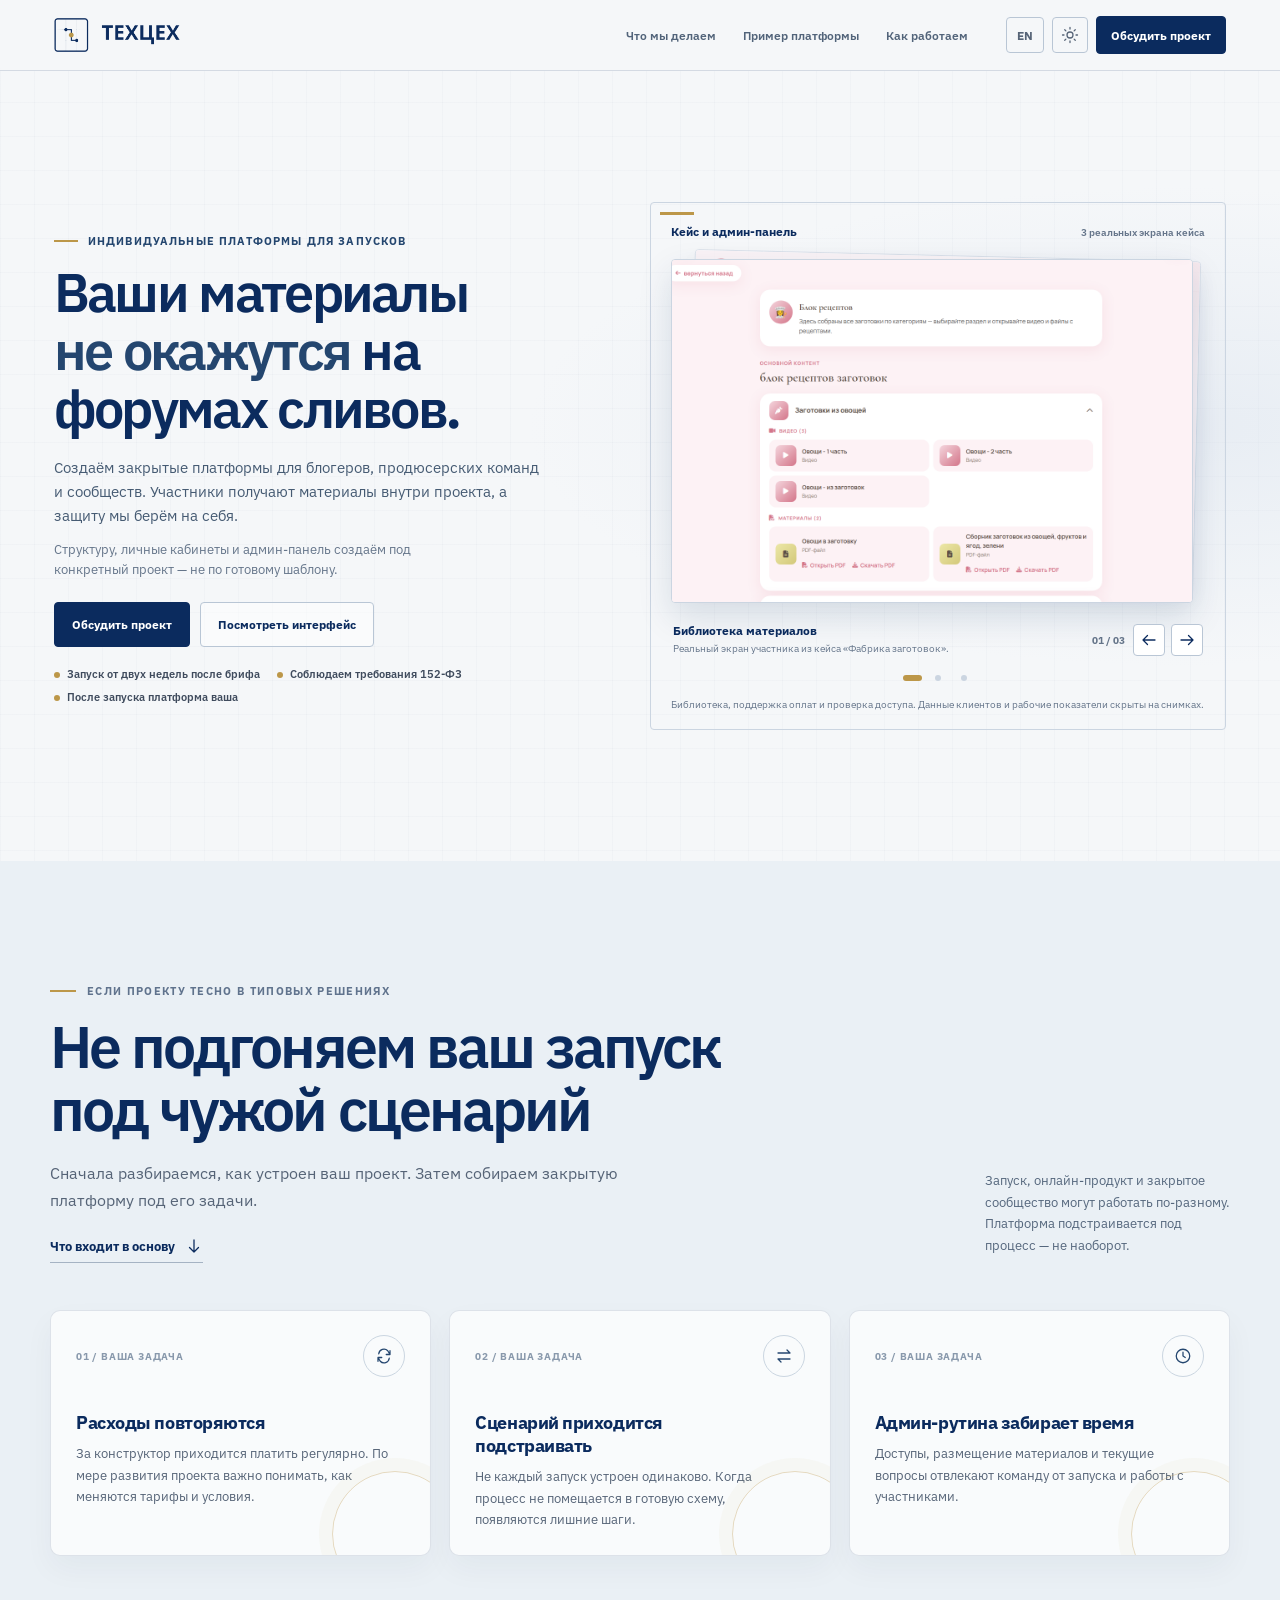
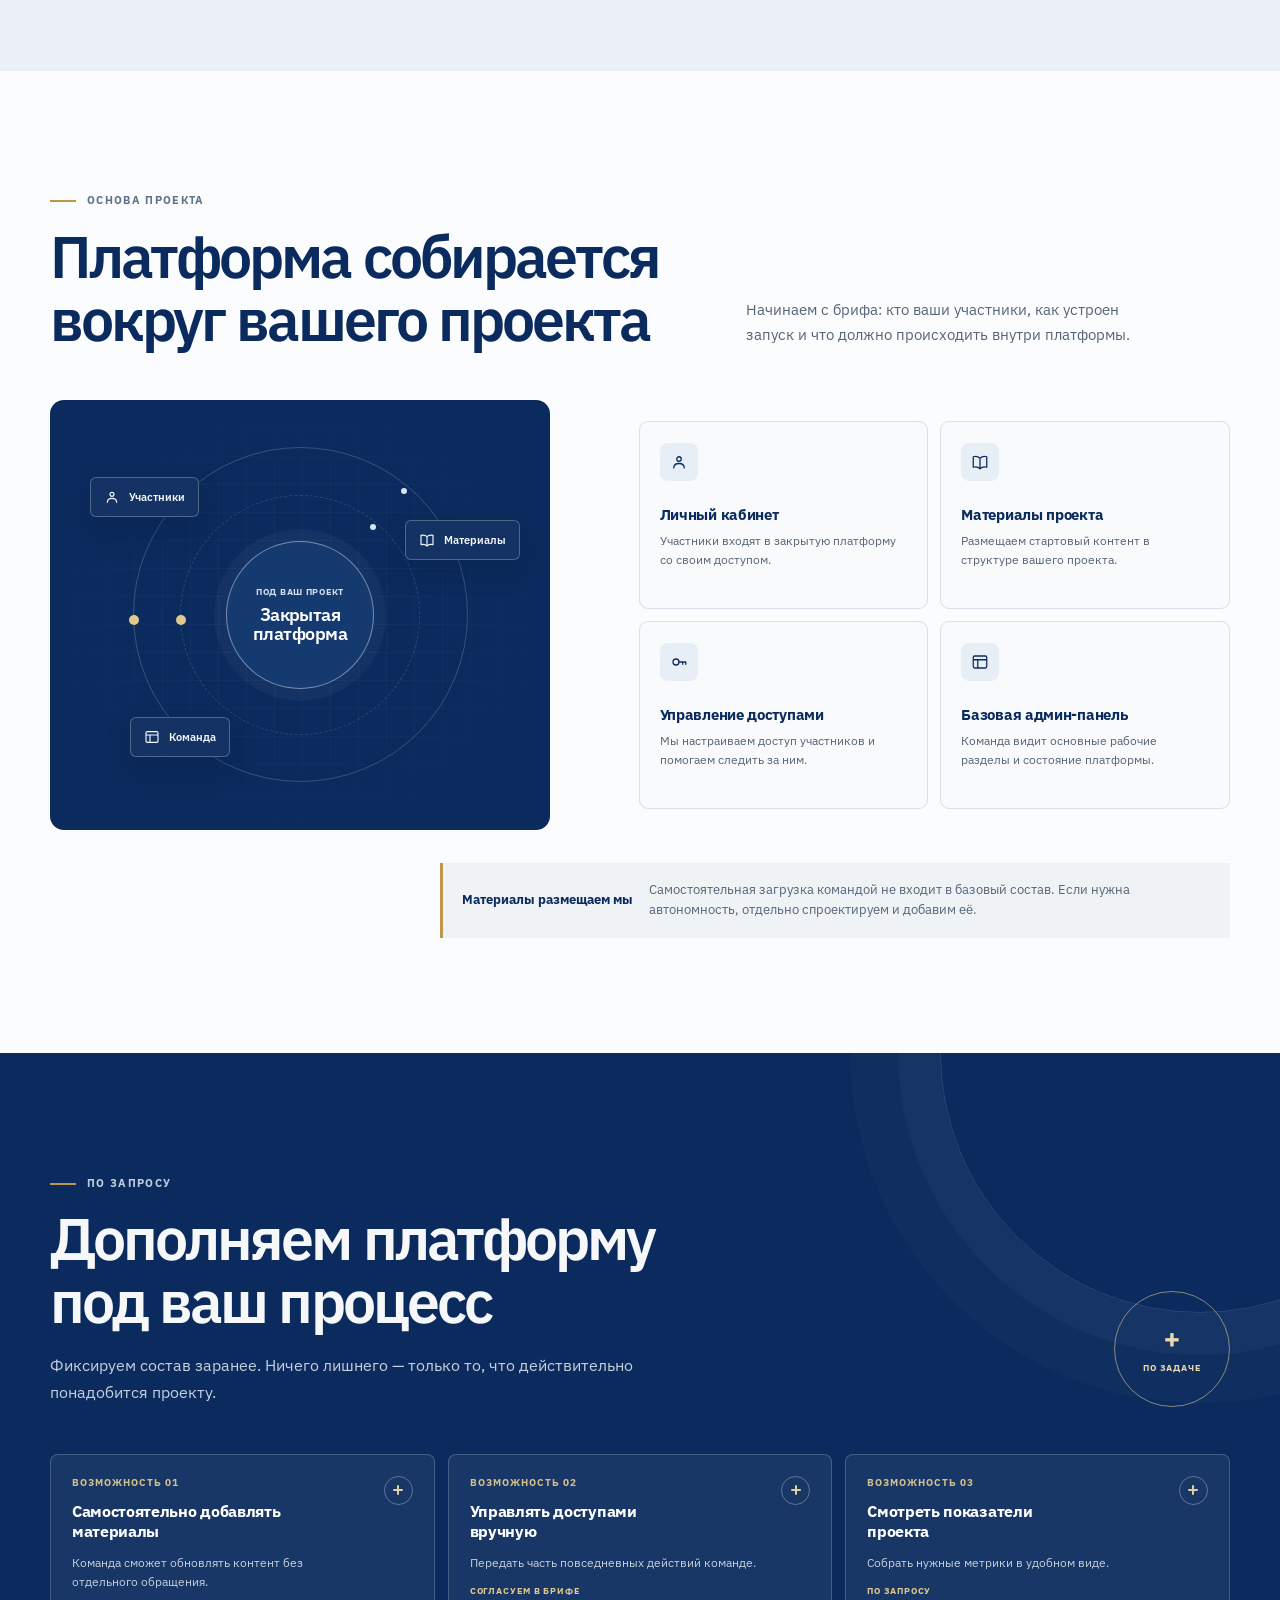
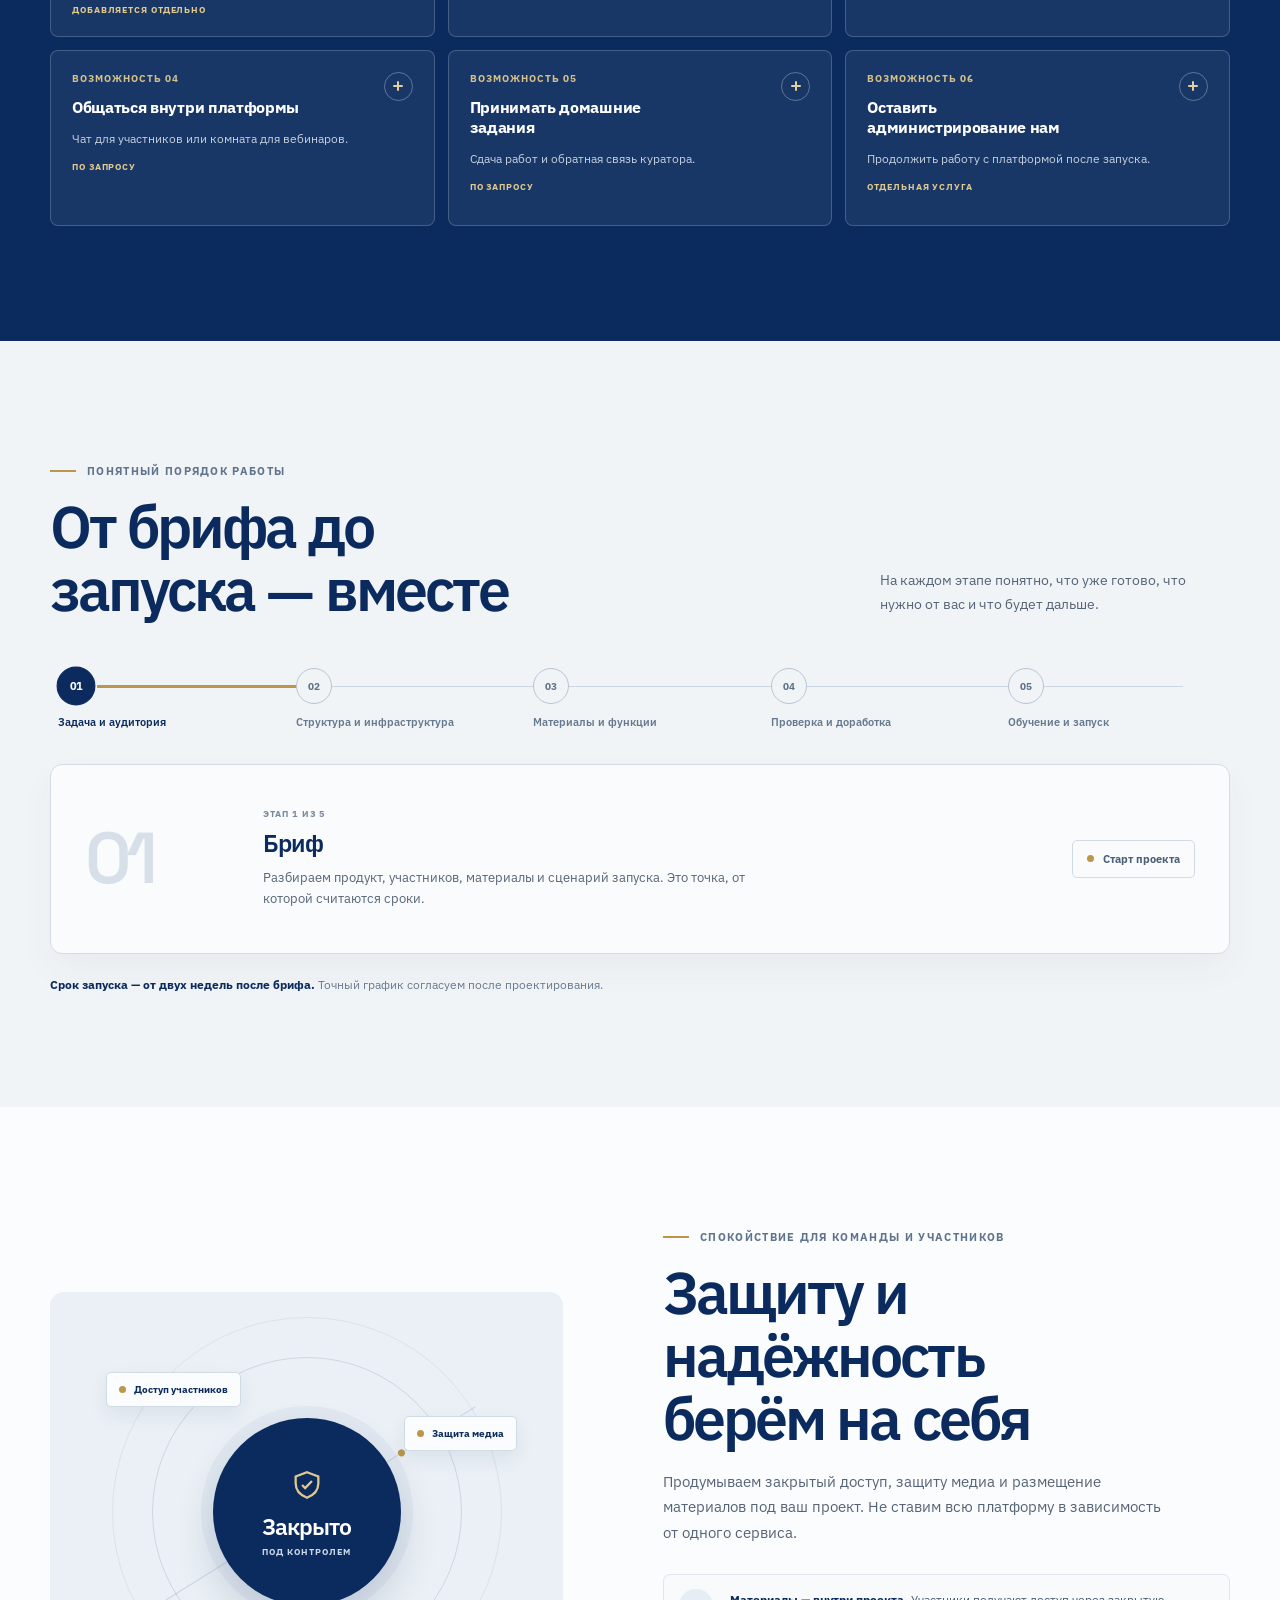
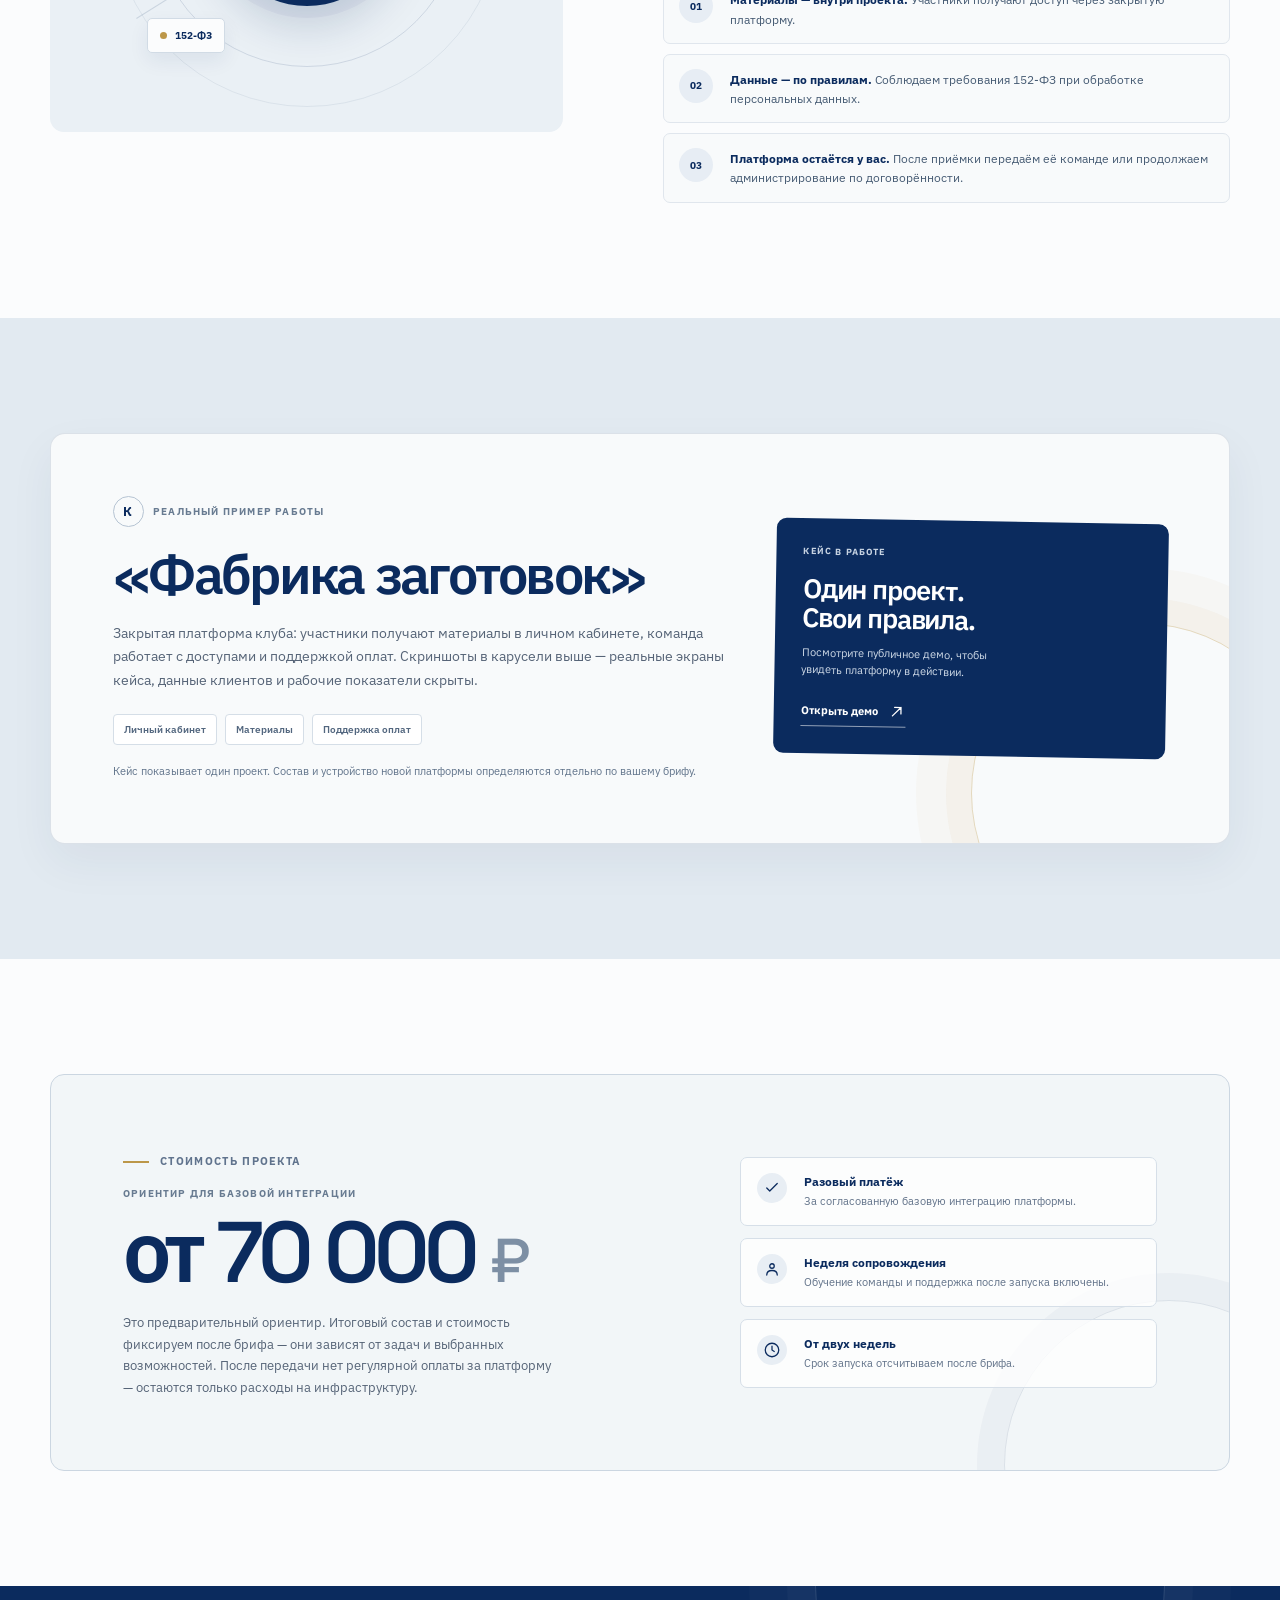
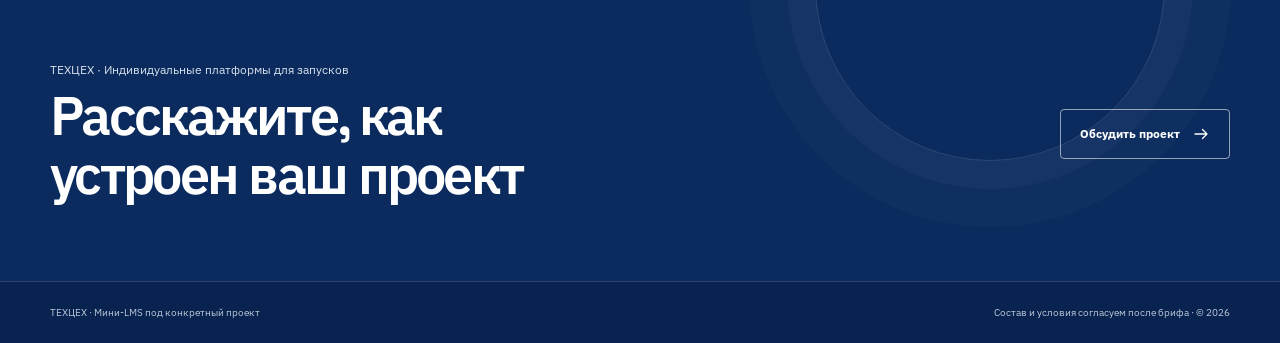
<file: index.html>
<!DOCTYPE html>
<html lang="ru" data-theme="light">
<head>
  <meta charset="UTF-8">
  <meta name="viewport" content="width=device-width, initial-scale=1.0">
  <meta name="theme-color" content="#f5f7f9">
  <title>Закрытая платформа для запусков и сообществ — ТЕХЦЕХ</title>
  <meta name="description" content="Создаём индивидуальные закрытые платформы для блогеров, продюсерских команд и сообществ: личный кабинет, материалы, админ-панель, защита медиа и соблюдение требований 152-ФЗ.">
  <meta property="og:type" content="website">
  <meta property="og:title" content="Закрытая платформа для запусков и сообществ — ТЕХЦЕХ">
  <meta property="og:description" content="Индивидуальная платформа для вашего проекта. Материалы не окажутся на форумах сливов.">
  <link rel="icon" type="image/png" sizes="128x128" href="images/favicon.png?v=texcex-2">
  <link rel="icon" type="image/svg+xml" sizes="any" href="images/favicon.svg?v=texcex-2">
  <link rel="apple-touch-icon" href="images/favicon.png?v=texcex-2">
  <link rel="preconnect" href="https://fonts.googleapis.com">
  <link rel="preconnect" href="https://fonts.gstatic.com" crossorigin>
  <link rel="stylesheet" href="css/texcex-refresh.css?v=responsive-frame-4">
</head>
<body>
  <div class="lms-full-page">
    <div class="lms-scroll-progress" aria-hidden="true"></div>
    <header class="current-header">
      <div class="current-container current-header__inner">
        <a class="current-logo" href="#hero" aria-label="ТЕХЦЕХ — на главную">
          <img src="images/texcex-logo-header.png" alt="ТЕХЦЕХ">
        </a>
        <nav class="current-nav" aria-label="Основная навигация">
          <a href="#approach">Что мы делаем</a>
          <a href="#platform-preview">Пример платформы</a>
          <a href="#process">Как работаем</a>
        </nav>
        <div class="current-controls">
          <a class="current-lang" href="index.en.html" lang="en" aria-label="English version">EN</a>
          <button class="current-theme" id="themeToggle" type="button" aria-label="Включить тёмную тему" title="Тема оформления">
            <span class="current-theme__sun" aria-hidden="true">☼</span>
            <span class="current-theme__moon" aria-hidden="true">☾</span>
          </button>
          <a class="current-header-cta" href="#contact">Обсудить проект</a>
        </div>
      </div>
    </header>

    <main>
      <section class="current-hero" id="hero" aria-labelledby="hero-title">
        <div class="current-container current-hero__inner">
          <div class="current-copy" id="approach">
            <span class="current-eyebrow">Индивидуальные платформы для запусков</span>
            <h1 class="current-title" id="hero-title">Ваши материалы <span class="current-title__accent">не окажутся</span> на форумах сливов.</h1>
            <p class="current-subtitle">Создаём закрытые платформы для блогеров, продюсерских команд и сообществ. Участники получают материалы внутри проекта, а защиту мы берём на себя.</p>
            <p class="current-detail">Структуру, личные кабинеты и админ-панель создаём под конкретный проект — не по готовому шаблону.</p>
            <div class="current-actions">
              <a class="current-button current-button--cta" href="#contact">Обсудить проект</a>
              <a class="current-button current-button--secondary" href="#platform-preview">Посмотреть интерфейс</a>
            </div>
            <ul class="current-points" aria-label="Важные условия">
              <li>Запуск от двух недель после брифа</li>
              <li>Соблюдаем требования 152-ФЗ</li>
              <li>После запуска платформа ваша</li>
            </ul>
          </div>

          <figure class="current-visual" id="platform-preview">
            <div class="current-visual-heading">
              <span>Кейс и админ-панель</span>
              <span class="current-project-count">3 реальных экрана кейса</span>
            </div>
            <div class="ac-carousel" id="caseCarousel" role="region" aria-roledescription="карусель" aria-label="Реальные экраны платформы из кейса Фабрика заготовок" tabindex="0">
              <div class="ac-deck">
                <div class="ac-stack">
                  <div class="ac-card ac-peek" aria-hidden="true"><img id="carouselPeek" src="images/admin-payments-redacted.png" alt=""></div>
                  <div class="ac-card ac-active" id="carouselActive" role="group" aria-roledescription="слайд" aria-label="1 из 3: Библиотека материалов">
                    <img id="carouselImage" src="images/fabrika-library.png" alt="Библиотека материалов с видео и файлами для участников клуба">
                  </div>
                </div>
              </div>
              <div class="ac-caption">
                <div class="ac-caption-copy" aria-live="polite" aria-atomic="true">
                  <strong id="carouselTitle">Библиотека материалов</strong>
                  <p id="carouselDescription">Реальный экран участника из кейса «Фабрика заготовок».</p>
                </div>
                <div class="ac-controls">
                  <span class="ac-count" id="carouselCount">01 / 03</span>
                  <button class="ac-arrow" type="button" data-carousel-prev aria-label="Предыдущий экран">←</button>
                  <button class="ac-arrow" type="button" data-carousel-next aria-label="Следующий экран">→</button>
                </div>
              </div>
              <div class="ac-dots" role="group" aria-label="Выбрать экран">
                <button class="ac-dot" type="button" data-carousel-go="0" aria-label="Показать экран: Библиотека материалов" aria-pressed="true"></button>
                <button class="ac-dot" type="button" data-carousel-go="1" aria-label="Показать экран: Поддержка оплат" aria-pressed="false"></button>
                <button class="ac-dot" type="button" data-carousel-go="2" aria-label="Показать экран: Проверка доступа" aria-pressed="false"></button>
              </div>
            </div>
            <figcaption class="current-case-note">Библиотека, поддержка оплат и проверка доступа. Данные клиентов и рабочие показатели скрыты на снимках.</figcaption>
          </figure>
        </div>
      </section>

      <section class="lms-section lms-problems" aria-labelledby="problems-title">
        <div class="lms-container">
          <div class="lms-problem-intro">
            <div class="lms-section-head" data-reveal>
              <p class="lms-kicker">Если проекту тесно в типовых решениях</p>
              <h2 class="lms-heading" id="problems-title">Не подгоняем ваш запуск под чужой сценарий</h2>
              <p class="lms-lead">Сначала разбираемся, как устроен ваш проект. Затем собираем закрытую платформу под его задачи.</p>
              <a class="lms-ink-link" href="#core">Что входит в основу <span aria-hidden="true">↓</span></a>
            </div>
            <p class="lms-problem-aside" data-reveal>Запуск, онлайн-продукт и закрытое сообщество могут работать по-разному. Платформа подстраивается под процесс — не наоборот.</p>
          </div>
          <div class="lms-problem-grid">
            <article class="lms-problem-card" data-reveal>
              <div class="lms-problem-top"><span class="lms-problem-number">01 / ВАША ЗАДАЧА</span><span class="lms-problem-icon" aria-hidden="true">↻</span></div>
              <h3>Расходы повторяются</h3>
              <p>За конструктор приходится платить регулярно. По мере развития проекта важно понимать, как меняются тарифы и условия.</p>
            </article>
            <article class="lms-problem-card" data-reveal>
              <div class="lms-problem-top"><span class="lms-problem-number">02 / ВАША ЗАДАЧА</span><span class="lms-problem-icon" aria-hidden="true">↔</span></div>
              <h3>Сценарий приходится подстраивать</h3>
              <p>Не каждый запуск устроен одинаково. Когда процесс не помещается в готовую схему, появляются лишние шаги.</p>
            </article>
            <article class="lms-problem-card" data-reveal>
              <div class="lms-problem-top"><span class="lms-problem-number">03 / ВАША ЗАДАЧА</span><span class="lms-problem-icon" aria-hidden="true">•••</span></div>
              <h3>Админ-рутина забирает время</h3>
              <p>Доступы, размещение материалов и текущие вопросы отвлекают команду от запуска и работы с участниками.</p>
            </article>
          </div>
        </div>
      </section>

      <section class="lms-section lms-tailored" id="core" aria-labelledby="core-title">
        <div class="lms-container">
          <div class="lms-tailored-head" data-reveal>
            <div><p class="lms-kicker">Основа проекта</p><h2 class="lms-heading" id="core-title">Платформа собирается вокруг вашего проекта</h2></div>
            <p class="lms-lead">Начинаем с брифа: кто ваши участники, как устроен запуск и что должно происходить внутри платформы.</p>
          </div>
          <div class="lms-core-showcase">
            <div class="lms-orbit" data-reveal role="img" aria-label="Схема платформы: проект, участники, материалы и команда">
              <div class="lms-orbit-ring"></div><div class="lms-orbit-ring lms-orbit-ring--inner"></div>
              <div class="lms-orbit-center"><span>Под ваш проект</span><strong>Закрытая платформа</strong></div>
              <div class="lms-orbit-chip lms-orbit-chip--one"><span aria-hidden="true">○</span> Участники</div>
              <div class="lms-orbit-chip lms-orbit-chip--two"><span aria-hidden="true">▤</span> Материалы</div>
              <div class="lms-orbit-chip lms-orbit-chip--three"><span aria-hidden="true">▣</span> Команда</div>
            </div>
            <div class="lms-core-list">
              <article class="lms-core-card" data-reveal><span class="lms-core-card-icon" aria-hidden="true">○</span><h3>Личный кабинет</h3><p>Участники входят в закрытую платформу со своим доступом.</p></article>
              <article class="lms-core-card" data-reveal><span class="lms-core-card-icon" aria-hidden="true">▤</span><h3>Материалы проекта</h3><p>Размещаем стартовый контент в структуре вашего проекта.</p></article>
              <article class="lms-core-card" data-reveal><span class="lms-core-card-icon" aria-hidden="true">⌑</span><h3>Управление доступами</h3><p>Мы настраиваем доступ участников и помогаем следить за ним.</p></article>
              <article class="lms-core-card" data-reveal><span class="lms-core-card-icon" aria-hidden="true">▣</span><h3>Базовая админ-панель</h3><p>Команда видит основные рабочие разделы и состояние платформы.</p></article>
            </div>
          </div>
          <aside class="lms-base-note" data-reveal><strong>Материалы размещаем мы</strong><span>Самостоятельная загрузка командой не входит в базовый состав. Если нужна автономность, отдельно спроектируем и добавим её.</span></aside>
        </div>
      </section>

      <section class="lms-section lms-options" id="addons" aria-labelledby="addons-title">
        <div class="lms-container">
          <div class="lms-options-head">
            <div class="lms-section-head" data-reveal><p class="lms-kicker">По запросу</p><h2 class="lms-heading" id="addons-title">Дополняем платформу под ваш процесс</h2><p class="lms-lead">Фиксируем состав заранее. Ничего лишнего — только то, что действительно понадобится проекту.</p></div>
            <div class="lms-addon-count" data-reveal aria-label="Возможности согласуются отдельно"><strong>+</strong><span>по задаче</span></div>
          </div>
          <div class="lms-addon-grid">
            <article class="lms-addon" data-reveal><button class="lms-addon-button" type="button" aria-expanded="false" aria-controls="addon-materials"><span class="lms-addon-number">ВОЗМОЖНОСТЬ 01</span><span class="lms-addon-arrow" aria-hidden="true">↗</span><span class="lms-addon-title">Самостоятельно добавлять материалы</span><span class="lms-addon-summary">Команда сможет обновлять контент без отдельного обращения.</span><span class="lms-addon-state">Добавляется отдельно</span></button><div class="lms-addon-extra" id="addon-materials" hidden><p>Если материалы часто дополняются, отдельно спроектируем понятную навигацию в админ-панели и добавим самостоятельную загрузку.</p></div></article>
            <article class="lms-addon" data-reveal><button class="lms-addon-button" type="button" aria-expanded="false" aria-controls="addon-access"><span class="lms-addon-number">ВОЗМОЖНОСТЬ 02</span><span class="lms-addon-arrow" aria-hidden="true">↗</span><span class="lms-addon-title">Управлять доступами вручную</span><span class="lms-addon-summary">Передать часть повседневных действий команде.</span><span class="lms-addon-state">Согласуем в брифе</span></button><div class="lms-addon-extra" id="addon-access" hidden><p>Определим, кто в команде и какие действия сможет выполнять — например, выдавать или менять доступ участника.</p></div></article>
            <article class="lms-addon" data-reveal><button class="lms-addon-button" type="button" aria-expanded="false" aria-controls="addon-analytics"><span class="lms-addon-number">ВОЗМОЖНОСТЬ 03</span><span class="lms-addon-arrow" aria-hidden="true">↗</span><span class="lms-addon-title">Смотреть показатели проекта</span><span class="lms-addon-summary">Собрать нужные метрики в удобном виде.</span><span class="lms-addon-state">По запросу</span></button><div class="lms-addon-extra" id="addon-analytics" hidden><p>Состав показателей и вид дашборда подбираются под задачи конкретного запуска или сообщества.</p></div></article>
            <article class="lms-addon" data-reveal><button class="lms-addon-button" type="button" aria-expanded="false" aria-controls="addon-chat"><span class="lms-addon-number">ВОЗМОЖНОСТЬ 04</span><span class="lms-addon-arrow" aria-hidden="true">↗</span><span class="lms-addon-title">Общаться внутри платформы</span><span class="lms-addon-summary">Чат для участников или комната для вебинаров.</span><span class="lms-addon-state">По запросу</span></button><div class="lms-addon-extra" id="addon-chat" hidden><p>Выберем формат общения, который впишется в путь участников и работу вашей команды.</p></div></article>
            <article class="lms-addon" data-reveal><button class="lms-addon-button" type="button" aria-expanded="false" aria-controls="addon-homework"><span class="lms-addon-number">ВОЗМОЖНОСТЬ 05</span><span class="lms-addon-arrow" aria-hidden="true">↗</span><span class="lms-addon-title">Принимать домашние задания</span><span class="lms-addon-summary">Сдача работ и обратная связь куратора.</span><span class="lms-addon-state">По запросу</span></button><div class="lms-addon-extra" id="addon-homework" hidden><p>Согласуем, как участник отправляет работу, а куратор проверяет её и оставляет обратную связь.</p></div></article>
            <article class="lms-addon" data-reveal><button class="lms-addon-button" type="button" aria-expanded="false" aria-controls="addon-support"><span class="lms-addon-number">ВОЗМОЖНОСТЬ 06</span><span class="lms-addon-arrow" aria-hidden="true">↗</span><span class="lms-addon-title">Оставить администрирование нам</span><span class="lms-addon-summary">Продолжить работу с платформой после запуска.</span><span class="lms-addon-state">Отдельная услуга</span></button><div class="lms-addon-extra" id="addon-support" hidden><p>После передачи можем по договорённости размещать новые материалы и помогать команде с текущими задачами.</p></div></article>
          </div>
        </div>
      </section>

      <section class="lms-section lms-process" id="process" aria-labelledby="process-title">
        <div class="lms-container">
          <div class="lms-process-head"><div class="lms-section-head" data-reveal><p class="lms-kicker">Понятный порядок работы</p><h2 class="lms-heading" id="process-title">От брифа до запуска — вместе</h2></div><p class="lms-lead" data-reveal>На каждом этапе понятно, что уже готово, что нужно от вас и что будет дальше.</p></div>
          <div class="lms-process-tabs" role="group" aria-label="Этапы создания платформы" data-reveal>
            <span class="lms-process-fill" aria-hidden="true" style="transform:scaleX(.2)"></span>
            <button class="lms-process-tab" type="button" data-step="0" aria-pressed="true"><span class="lms-process-tab-dot">01</span><span class="lms-process-tab-label">Задача и аудитория</span></button>
            <button class="lms-process-tab" type="button" data-step="1" aria-pressed="false"><span class="lms-process-tab-dot">02</span><span class="lms-process-tab-label">Структура и инфраструктура</span></button>
            <button class="lms-process-tab" type="button" data-step="2" aria-pressed="false"><span class="lms-process-tab-dot">03</span><span class="lms-process-tab-label">Материалы и функции</span></button>
            <button class="lms-process-tab" type="button" data-step="3" aria-pressed="false"><span class="lms-process-tab-dot">04</span><span class="lms-process-tab-label">Проверка и доработка</span></button>
            <button class="lms-process-tab" type="button" data-step="4" aria-pressed="false"><span class="lms-process-tab-dot">05</span><span class="lms-process-tab-label">Обучение и запуск</span></button>
          </div>
          <div class="lms-process-panel is-visible" aria-live="polite" data-reveal>
            <span class="lms-process-panel-number" id="processNumber">01</span>
            <div class="lms-process-panel-copy"><span id="processIndex">Этап 1 из 5</span><h3 id="processTitle">Бриф</h3><p id="processBody">Разбираем продукт, участников, материалы и сценарий запуска. Это точка, от которой считаются сроки.</p></div>
            <span class="lms-process-chip" id="processChip">Старт проекта</span>
          </div>
          <p class="lms-timing" data-reveal><strong>Срок запуска — от двух недель после брифа.</strong> Точный график согласуем после проектирования.</p>
        </div>
      </section>

      <section class="lms-section lms-safety" aria-labelledby="safety-title">
        <div class="lms-container lms-safety-layout">
          <div class="lms-safety-art" data-reveal role="img" aria-label="Защита доступа, медиа и персональных данных">
            <div class="lms-safety-orbit"></div>
            <div class="lms-safety-seal"><svg viewBox="0 0 24 24" aria-hidden="true"><path d="M12 3 20 6v5c0 5-3.5 8.3-8 10-4.5-1.7-8-5-8-10V6z"></path><path d="m8.5 12 2.2 2.2 4.8-5"></path></svg><strong>Закрыто</strong><span>Под контролем</span></div>
            <span class="lms-safety-tag lms-safety-tag--one">Доступ участников</span><span class="lms-safety-tag lms-safety-tag--two">Защита медиа</span><span class="lms-safety-tag lms-safety-tag--three">152-ФЗ</span>
          </div>
          <div class="lms-safety-copy" data-reveal>
            <p class="lms-kicker">Спокойствие для команды и участников</p>
            <h2 class="lms-heading" id="safety-title">Защиту и надёжность берём на себя</h2>
            <p class="lms-lead">Продумываем закрытый доступ, защиту медиа и размещение материалов под ваш проект. Не ставим всю платформу в зависимость от одного сервиса.</p>
            <div class="lms-safety-points">
              <div class="lms-safety-point"><span class="lms-safety-point-number">01</span><p><strong>Материалы — внутри проекта.</strong> Участники получают доступ через закрытую платформу.</p></div>
              <div class="lms-safety-point"><span class="lms-safety-point-number">02</span><p><strong>Данные — по правилам.</strong> Соблюдаем требования 152-ФЗ при обработке персональных данных.</p></div>
              <div class="lms-safety-point"><span class="lms-safety-point-number">03</span><p><strong>Платформа остаётся у вас.</strong> После приёмки передаём её команде или продолжаем администрирование по договорённости.</p></div>
            </div>
          </div>
        </div>
      </section>

      <section class="lms-section lms-case" aria-labelledby="case-title">
        <div class="lms-container">
          <div class="lms-case-card" data-reveal>
            <div class="lms-case-copy">
              <span class="lms-case-stamp">Реальный пример работы</span>
              <h2 class="lms-case-title" id="case-title">«Фабрика заготовок»</h2>
              <p>Закрытая платформа клуба: участники получают материалы в личном кабинете, команда работает с доступами и поддержкой оплат. Скриншоты в карусели выше — реальные экраны кейса, данные клиентов и рабочие показатели скрыты.</p>
              <div class="lms-case-tags" aria-label="Что показано в кейсе"><span>Личный кабинет</span><span>Материалы</span><span>Поддержка оплат</span></div>
              <p class="lms-case-caption">Кейс показывает один проект. Состав и устройство новой платформы определяются отдельно по вашему брифу.</p>
            </div>
            <aside class="lms-case-side"><span>Кейс в работе</span><strong>Один проект. Свои правила.</strong><p>Посмотрите публичное демо, чтобы увидеть платформу в действии.</p><a class="lms-case-link" href="https://platform-clubfabrika3.ru/" target="_blank" rel="noopener noreferrer">Открыть демо <span aria-hidden="true">↗</span></a></aside>
          </div>
        </div>
      </section>

      <section class="lms-section lms-cost" id="contact" aria-labelledby="cost-title">
        <div class="lms-container">
          <div class="lms-cost-panel" data-reveal>
            <div class="lms-cost-main"><p class="lms-kicker">Стоимость проекта</p><p class="lms-price-label">Ориентир для базовой интеграции</p><h2 class="lms-price" id="cost-title">от 70 000 <span>₽</span></h2><p class="lms-price-note">Это предварительный ориентир. Итоговый состав и стоимость фиксируем после брифа — они зависят от задач и выбранных возможностей. После передачи нет регулярной оплаты за платформу — остаются только расходы на инфраструктуру.</p></div>
            <div class="lms-cost-details">
              <div class="lms-cost-detail"><span class="lms-cost-detail-mark" aria-hidden="true">✓</span><div><strong>Разовый платёж</strong><p>За согласованную базовую интеграцию платформы.</p></div></div>
              <div class="lms-cost-detail"><span class="lms-cost-detail-mark" aria-hidden="true">↗</span><div><strong>Неделя сопровождения</strong><p>Обучение команды и поддержка после запуска включены.</p></div></div>
              <div class="lms-cost-detail"><span class="lms-cost-detail-mark" aria-hidden="true">◷</span><div><strong>От двух недель</strong><p>Срок запуска отсчитываем после брифа.</p></div></div>
            </div>
          </div>
        </div>
      </section>

      <section class="lms-bottom-cta" aria-label="Обсудить проект">
        <div class="lms-container lms-bottom-inner">
          <div data-reveal><p>ТЕХЦЕХ · Индивидуальные платформы для запусков</p><h2>Расскажите, как устроен ваш проект</h2></div>
          <a class="lms-bottom-link" href="#contact" data-reveal>Обсудить проект <span aria-hidden="true">→</span></a>
        </div>
      </section>
    </main>
    <footer class="lms-footer"><div class="lms-container lms-footer-inner"><span>ТЕХЦЕХ · Мини-LMS под конкретный проект</span><span>Состав и условия согласуем после брифа · © <span id="year"></span></span></div></footer>
  </div>
  <script src="js/script.js?v=mobile-polish-2" defer></script>
</body>
</html>
</file>
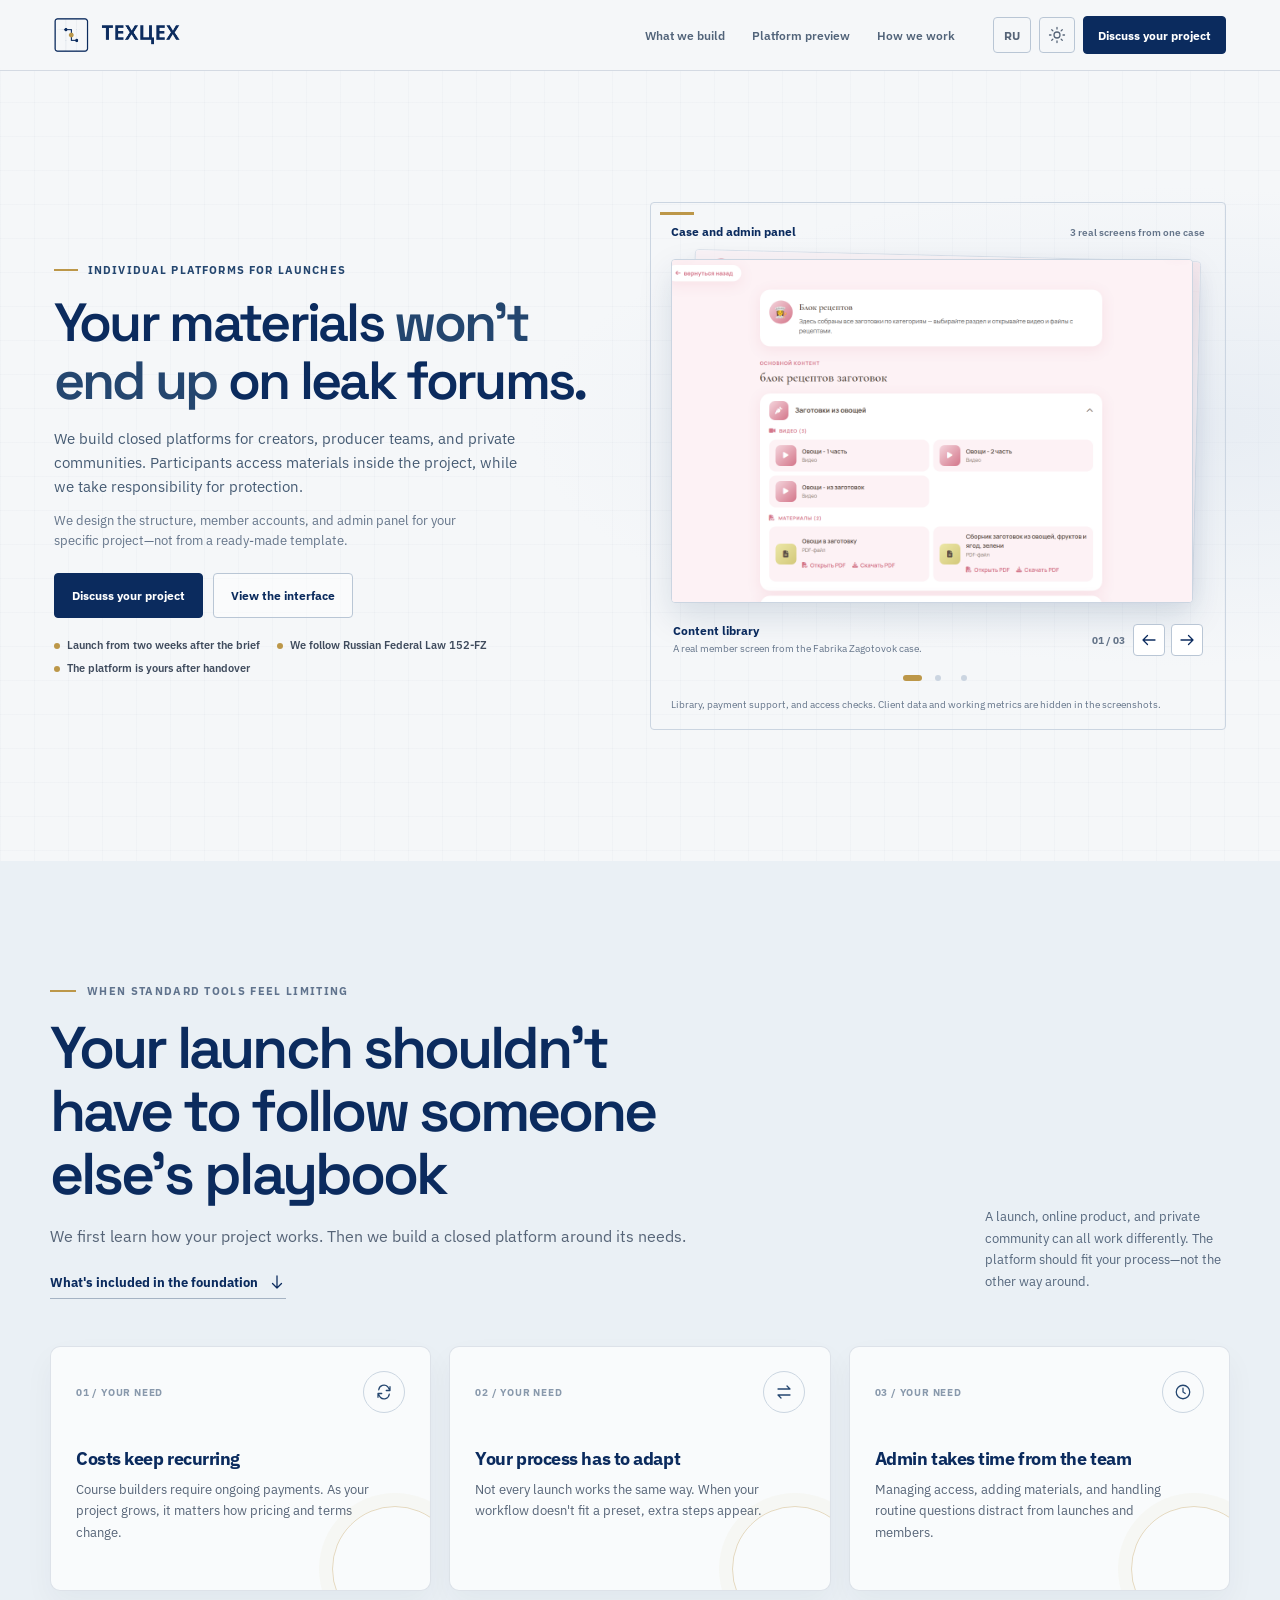
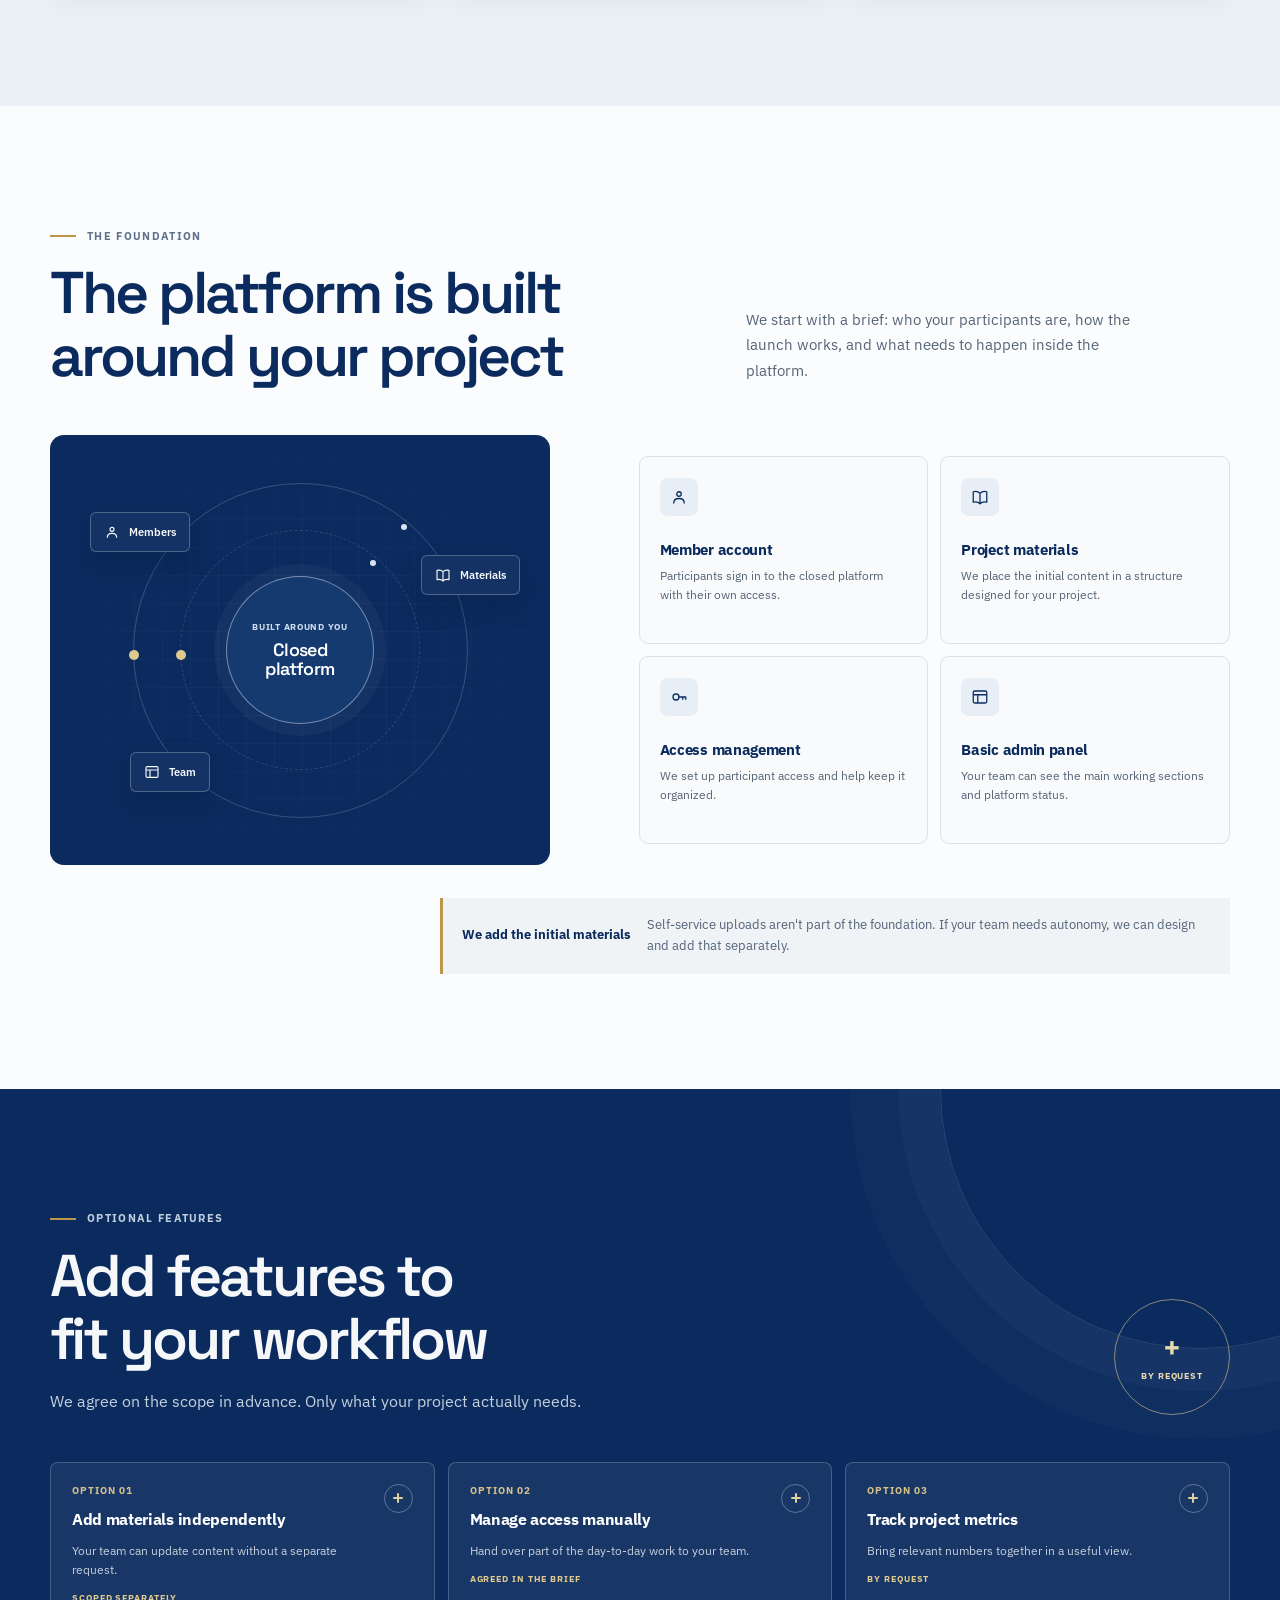
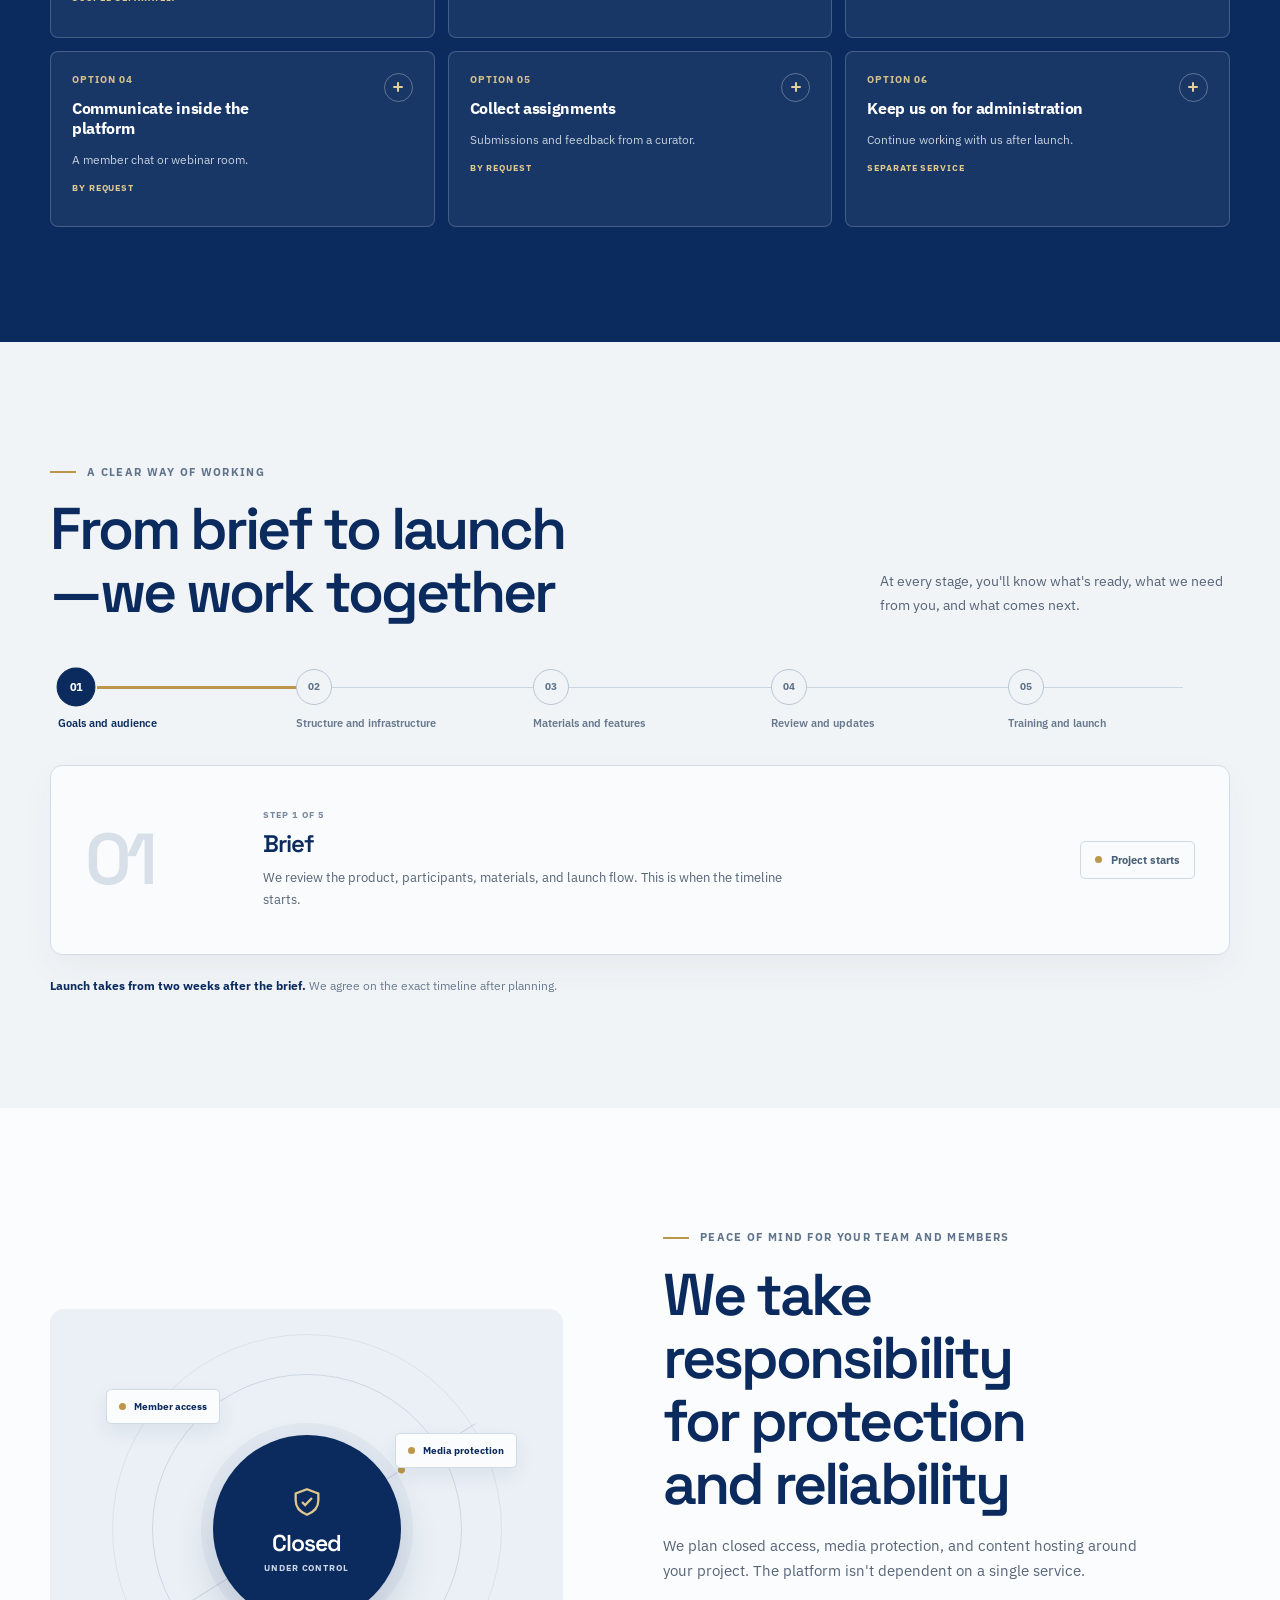
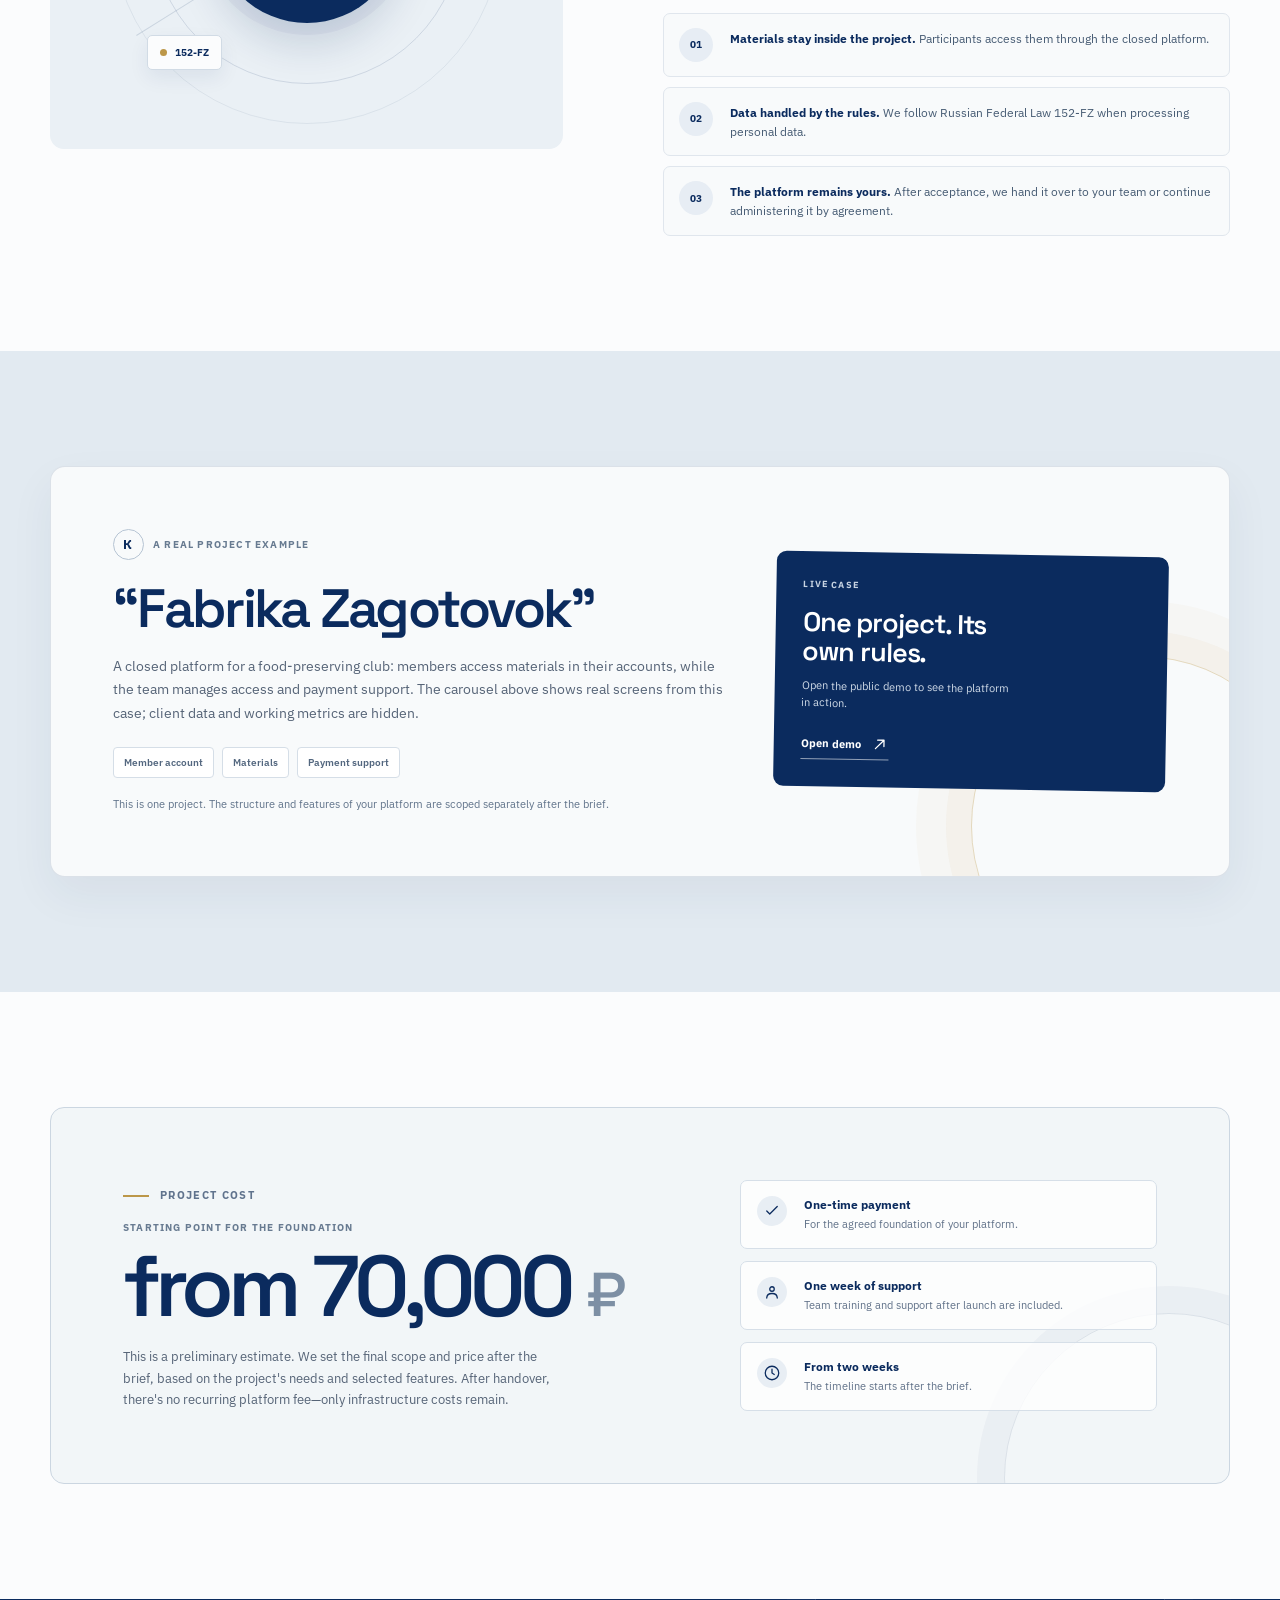
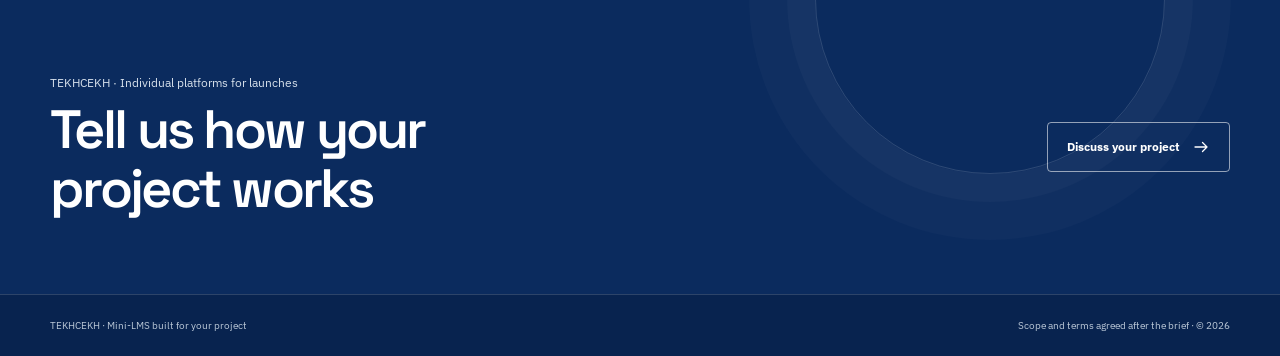
<file: index.en.html>
<!DOCTYPE html>
<html lang="en" data-theme="light">
<head>
  <meta charset="UTF-8">
  <meta name="viewport" content="width=device-width, initial-scale=1.0">
  <meta name="theme-color" content="#f5f7f9">
  <title>Closed platforms for launches and communities — TEKHCEKH</title>
  <meta name="description" content="We build individual closed platforms for creators, producer teams, and communities: member accounts, content, an admin panel, media protection, and compliance with Russian Federal Law 152-FZ.">
  <meta property="og:type" content="website">
  <meta property="og:title" content="Closed platforms for launches and communities — TEKHCEKH">
  <meta property="og:description" content="An individual platform built around your project. Your materials won't show up on leak forums.">
  <link rel="icon" type="image/png" sizes="128x128" href="images/favicon.png?v=texcex-2">
  <link rel="icon" type="image/svg+xml" sizes="any" href="images/favicon.svg?v=texcex-2">
  <link rel="apple-touch-icon" href="images/favicon.png?v=texcex-2">
  <link rel="preconnect" href="https://fonts.googleapis.com">
  <link rel="preconnect" href="https://fonts.gstatic.com" crossorigin>
  <link rel="stylesheet" href="css/texcex-refresh.css?v=responsive-frame-4">
</head>
<body>
  <div class="lms-full-page">
    <div class="lms-scroll-progress" aria-hidden="true"></div>
    <header class="current-header">
      <div class="current-container current-header__inner">
        <a class="current-logo" href="#hero" aria-label="TEKHCEKH — home"><img src="images/texcex-logo-header.png" alt="ТЕХЦЕХ"></a>
        <nav class="current-nav" aria-label="Main navigation">
          <a href="#approach">What we build</a><a href="#platform-preview">Platform preview</a><a href="#process">How we work</a>
        </nav>
        <div class="current-controls">
          <a class="current-lang" href="index.html" lang="ru" aria-label="Русская версия">RU</a>
          <button class="current-theme" id="themeToggle" type="button" aria-label="Switch to dark theme" title="Color theme"><span class="current-theme__sun" aria-hidden="true">☼</span><span class="current-theme__moon" aria-hidden="true">☾</span></button>
          <a class="current-header-cta" href="#contact">Discuss your project</a>
        </div>
      </div>
    </header>

    <main>
      <section class="current-hero" id="hero" aria-labelledby="hero-title">
        <div class="current-container current-hero__inner">
          <div class="current-copy" id="approach">
            <span class="current-eyebrow">Individual platforms for launches</span>
            <h1 class="current-title" id="hero-title">Your materials <span class="current-title__accent">won't end up</span> on leak forums.</h1>
            <p class="current-subtitle">We build closed platforms for creators, producer teams, and private communities. Participants access materials inside the project, while we take responsibility for protection.</p>
            <p class="current-detail">We design the structure, member accounts, and admin panel for your specific project—not from a ready-made template.</p>
            <div class="current-actions"><a class="current-button current-button--cta" href="#contact">Discuss your project</a><a class="current-button current-button--secondary" href="#platform-preview">View the interface</a></div>
            <ul class="current-points" aria-label="Key terms"><li>Launch from two weeks after the brief</li><li>We follow Russian Federal Law 152-FZ</li><li>The platform is yours after handover</li></ul>
          </div>

          <figure class="current-visual" id="platform-preview">
            <div class="current-visual-heading"><span>Case and admin panel</span><span class="current-project-count">3 real screens from one case</span></div>
            <div class="ac-carousel" id="caseCarousel" role="region" aria-roledescription="carousel" aria-label="Real platform screens from the Fabrika Zagotovok case" tabindex="0">
              <div class="ac-deck"><div class="ac-stack">
                <div class="ac-card ac-peek" aria-hidden="true"><img id="carouselPeek" src="images/admin-payments-redacted.png" alt=""></div>
                <div class="ac-card ac-active" id="carouselActive" role="group" aria-roledescription="slide" aria-label="1 of 3: Content library"><img id="carouselImage" src="images/fabrika-library.png" alt="Member library with videos and files for a food-preserving club"></div>
              </div></div>
              <div class="ac-caption"><div class="ac-caption-copy" aria-live="polite" aria-atomic="true"><strong id="carouselTitle">Content library</strong><p id="carouselDescription">A real member screen from the Fabrika Zagotovok case.</p></div>
                <div class="ac-controls"><span class="ac-count" id="carouselCount">01 / 03</span><button class="ac-arrow" type="button" data-carousel-prev aria-label="Previous screen">←</button><button class="ac-arrow" type="button" data-carousel-next aria-label="Next screen">→</button></div>
              </div>
              <div class="ac-dots" role="group" aria-label="Choose a screen">
                <button class="ac-dot" type="button" data-carousel-go="0" aria-label="Show screen: Content library" aria-pressed="true"></button>
                <button class="ac-dot" type="button" data-carousel-go="1" aria-label="Show screen: Payment support" aria-pressed="false"></button>
                <button class="ac-dot" type="button" data-carousel-go="2" aria-label="Show screen: Access check" aria-pressed="false"></button>
              </div>
            </div>
            <figcaption class="current-case-note">Library, payment support, and access checks. Client data and working metrics are hidden in the screenshots.</figcaption>
          </figure>
        </div>
      </section>

      <section class="lms-section lms-problems" aria-labelledby="problems-title">
        <div class="lms-container">
          <div class="lms-problem-intro"><div class="lms-section-head" data-reveal>
            <p class="lms-kicker">When standard tools feel limiting</p><h2 class="lms-heading" id="problems-title">Your launch shouldn't have to follow someone else's playbook</h2>
            <p class="lms-lead">We first learn how your project works. Then we build a closed platform around its needs.</p><a class="lms-ink-link" href="#core">What's included in the foundation <span aria-hidden="true">↓</span></a>
          </div><p class="lms-problem-aside" data-reveal>A launch, online product, and private community can all work differently. The platform should fit your process—not the other way around.</p></div>
          <div class="lms-problem-grid">
            <article class="lms-problem-card" data-reveal><div class="lms-problem-top"><span class="lms-problem-number">01 / YOUR NEED</span><span class="lms-problem-icon" aria-hidden="true">↻</span></div><h3>Costs keep recurring</h3><p>Course builders require ongoing payments. As your project grows, it matters how pricing and terms change.</p></article>
            <article class="lms-problem-card" data-reveal><div class="lms-problem-top"><span class="lms-problem-number">02 / YOUR NEED</span><span class="lms-problem-icon" aria-hidden="true">↔</span></div><h3>Your process has to adapt</h3><p>Not every launch works the same way. When your workflow doesn't fit a preset, extra steps appear.</p></article>
            <article class="lms-problem-card" data-reveal><div class="lms-problem-top"><span class="lms-problem-number">03 / YOUR NEED</span><span class="lms-problem-icon" aria-hidden="true">•••</span></div><h3>Admin takes time from the team</h3><p>Managing access, adding materials, and handling routine questions distract from launches and members.</p></article>
          </div>
        </div>
      </section>

      <section class="lms-section lms-tailored" id="core" aria-labelledby="core-title">
        <div class="lms-container">
          <div class="lms-tailored-head" data-reveal><div><p class="lms-kicker">The foundation</p><h2 class="lms-heading" id="core-title">The platform is built around your project</h2></div><p class="lms-lead">We start with a brief: who your participants are, how the launch works, and what needs to happen inside the platform.</p></div>
          <div class="lms-core-showcase">
            <div class="lms-orbit" data-reveal role="img" aria-label="Platform diagram: project, participants, materials, and team"><div class="lms-orbit-ring"></div><div class="lms-orbit-ring lms-orbit-ring--inner"></div><div class="lms-orbit-center"><span>Built around you</span><strong>Closed platform</strong></div><div class="lms-orbit-chip lms-orbit-chip--one"><span aria-hidden="true">○</span> Members</div><div class="lms-orbit-chip lms-orbit-chip--two"><span aria-hidden="true">▤</span> Materials</div><div class="lms-orbit-chip lms-orbit-chip--three"><span aria-hidden="true">▣</span> Team</div></div>
            <div class="lms-core-list">
              <article class="lms-core-card" data-reveal><span class="lms-core-card-icon" aria-hidden="true">○</span><h3>Member account</h3><p>Participants sign in to the closed platform with their own access.</p></article>
              <article class="lms-core-card" data-reveal><span class="lms-core-card-icon" aria-hidden="true">▤</span><h3>Project materials</h3><p>We place the initial content in a structure designed for your project.</p></article>
              <article class="lms-core-card" data-reveal><span class="lms-core-card-icon" aria-hidden="true">⌑</span><h3>Access management</h3><p>We set up participant access and help keep it organized.</p></article>
              <article class="lms-core-card" data-reveal><span class="lms-core-card-icon" aria-hidden="true">▣</span><h3>Basic admin panel</h3><p>Your team can see the main working sections and platform status.</p></article>
            </div>
          </div>
          <aside class="lms-base-note" data-reveal><strong>We add the initial materials</strong><span>Self-service uploads aren't part of the foundation. If your team needs autonomy, we can design and add that separately.</span></aside>
        </div>
      </section>

      <section class="lms-section lms-options" id="addons" aria-labelledby="addons-title">
        <div class="lms-container">
          <div class="lms-options-head"><div class="lms-section-head" data-reveal><p class="lms-kicker">Optional features</p><h2 class="lms-heading" id="addons-title">Add features to fit your workflow</h2><p class="lms-lead">We agree on the scope in advance. Only what your project actually needs.</p></div><div class="lms-addon-count" data-reveal aria-label="Options are scoped individually"><strong>+</strong><span>by request</span></div></div>
          <div class="lms-addon-grid">
            <article class="lms-addon" data-reveal><button class="lms-addon-button" type="button" aria-expanded="false" aria-controls="addon-materials"><span class="lms-addon-number">OPTION 01</span><span class="lms-addon-arrow" aria-hidden="true">↗</span><span class="lms-addon-title">Add materials independently</span><span class="lms-addon-summary">Your team can update content without a separate request.</span><span class="lms-addon-state">Scoped separately</span></button><div class="lms-addon-extra" id="addon-materials" hidden><p>If content changes often, we can design simple admin navigation and add self-service uploads.</p></div></article>
            <article class="lms-addon" data-reveal><button class="lms-addon-button" type="button" aria-expanded="false" aria-controls="addon-access"><span class="lms-addon-number">OPTION 02</span><span class="lms-addon-arrow" aria-hidden="true">↗</span><span class="lms-addon-title">Manage access manually</span><span class="lms-addon-summary">Hand over part of the day-to-day work to your team.</span><span class="lms-addon-state">Agreed in the brief</span></button><div class="lms-addon-extra" id="addon-access" hidden><p>We define who can do what—for example, grant or change a participant's access.</p></div></article>
            <article class="lms-addon" data-reveal><button class="lms-addon-button" type="button" aria-expanded="false" aria-controls="addon-analytics"><span class="lms-addon-number">OPTION 03</span><span class="lms-addon-arrow" aria-hidden="true">↗</span><span class="lms-addon-title">Track project metrics</span><span class="lms-addon-summary">Bring relevant numbers together in a useful view.</span><span class="lms-addon-state">By request</span></button><div class="lms-addon-extra" id="addon-analytics" hidden><p>We choose the metrics and dashboard format around the needs of your launch or community.</p></div></article>
            <article class="lms-addon" data-reveal><button class="lms-addon-button" type="button" aria-expanded="false" aria-controls="addon-chat"><span class="lms-addon-number">OPTION 04</span><span class="lms-addon-arrow" aria-hidden="true">↗</span><span class="lms-addon-title">Communicate inside the platform</span><span class="lms-addon-summary">A member chat or webinar room.</span><span class="lms-addon-state">By request</span></button><div class="lms-addon-extra" id="addon-chat" hidden><p>We choose a format that fits your participants' journey and your team's work.</p></div></article>
            <article class="lms-addon" data-reveal><button class="lms-addon-button" type="button" aria-expanded="false" aria-controls="addon-homework"><span class="lms-addon-number">OPTION 05</span><span class="lms-addon-arrow" aria-hidden="true">↗</span><span class="lms-addon-title">Collect assignments</span><span class="lms-addon-summary">Submissions and feedback from a curator.</span><span class="lms-addon-state">By request</span></button><div class="lms-addon-extra" id="addon-homework" hidden><p>We agree how participants submit work and how a curator reviews it and responds.</p></div></article>
            <article class="lms-addon" data-reveal><button class="lms-addon-button" type="button" aria-expanded="false" aria-controls="addon-support"><span class="lms-addon-number">OPTION 06</span><span class="lms-addon-arrow" aria-hidden="true">↗</span><span class="lms-addon-title">Keep us on for administration</span><span class="lms-addon-summary">Continue working with us after launch.</span><span class="lms-addon-state">Separate service</span></button><div class="lms-addon-extra" id="addon-support" hidden><p>By agreement, we can add new materials and help your team with ongoing platform tasks.</p></div></article>
          </div>
        </div>
      </section>

      <section class="lms-section lms-process" id="process" aria-labelledby="process-title">
        <div class="lms-container">
          <div class="lms-process-head"><div class="lms-section-head" data-reveal><p class="lms-kicker">A clear way of working</p><h2 class="lms-heading" id="process-title">From brief to launch—we work together</h2></div><p class="lms-lead" data-reveal>At every stage, you'll know what's ready, what we need from you, and what comes next.</p></div>
          <div class="lms-process-tabs" role="group" aria-label="Platform project stages" data-reveal><span class="lms-process-fill" aria-hidden="true" style="transform:scaleX(.2)"></span>
            <button class="lms-process-tab" type="button" data-step="0" aria-pressed="true"><span class="lms-process-tab-dot">01</span><span class="lms-process-tab-label">Goals and audience</span></button>
            <button class="lms-process-tab" type="button" data-step="1" aria-pressed="false"><span class="lms-process-tab-dot">02</span><span class="lms-process-tab-label">Structure and infrastructure</span></button>
            <button class="lms-process-tab" type="button" data-step="2" aria-pressed="false"><span class="lms-process-tab-dot">03</span><span class="lms-process-tab-label">Materials and features</span></button>
            <button class="lms-process-tab" type="button" data-step="3" aria-pressed="false"><span class="lms-process-tab-dot">04</span><span class="lms-process-tab-label">Review and updates</span></button>
            <button class="lms-process-tab" type="button" data-step="4" aria-pressed="false"><span class="lms-process-tab-dot">05</span><span class="lms-process-tab-label">Training and launch</span></button>
          </div>
          <div class="lms-process-panel is-visible" aria-live="polite" data-reveal><span class="lms-process-panel-number" id="processNumber">01</span><div class="lms-process-panel-copy"><span id="processIndex">Step 1 of 5</span><h3 id="processTitle">Brief</h3><p id="processBody">We review the product, participants, materials, and launch flow. This is when the timeline starts.</p></div><span class="lms-process-chip" id="processChip">Project starts</span></div>
          <p class="lms-timing" data-reveal><strong>Launch takes from two weeks after the brief.</strong> We agree on the exact timeline after planning.</p>
        </div>
      </section>

      <section class="lms-section lms-safety" aria-labelledby="safety-title">
        <div class="lms-container lms-safety-layout">
          <div class="lms-safety-art" data-reveal role="img" aria-label="Protection for access, media, and personal data"><div class="lms-safety-orbit"></div><div class="lms-safety-seal"><svg viewBox="0 0 24 24" aria-hidden="true"><path d="M12 3 20 6v5c0 5-3.5 8.3-8 10-4.5-1.7-8-5-8-10V6z"></path><path d="m8.5 12 2.2 2.2 4.8-5"></path></svg><strong>Closed</strong><span>Under control</span></div><span class="lms-safety-tag lms-safety-tag--one">Member access</span><span class="lms-safety-tag lms-safety-tag--two">Media protection</span><span class="lms-safety-tag lms-safety-tag--three">152-FZ</span></div>
          <div class="lms-safety-copy" data-reveal><p class="lms-kicker">Peace of mind for your team and members</p><h2 class="lms-heading" id="safety-title">We take responsibility for protection and reliability</h2><p class="lms-lead">We plan closed access, media protection, and content hosting around your project. The platform isn't dependent on a single service.</p>
            <div class="lms-safety-points">
              <div class="lms-safety-point"><span class="lms-safety-point-number">01</span><p><strong>Materials stay inside the project.</strong> Participants access them through the closed platform.</p></div>
              <div class="lms-safety-point"><span class="lms-safety-point-number">02</span><p><strong>Data handled by the rules.</strong> We follow Russian Federal Law 152-FZ when processing personal data.</p></div>
              <div class="lms-safety-point"><span class="lms-safety-point-number">03</span><p><strong>The platform remains yours.</strong> After acceptance, we hand it over to your team or continue administering it by agreement.</p></div>
            </div>
          </div>
        </div>
      </section>

      <section class="lms-section lms-case" aria-labelledby="case-title">
        <div class="lms-container"><div class="lms-case-card" data-reveal>
          <div class="lms-case-copy"><span class="lms-case-stamp">A real project example</span><h2 class="lms-case-title" id="case-title">“Fabrika Zagotovok”</h2><p>A closed platform for a food-preserving club: members access materials in their accounts, while the team manages access and payment support. The carousel above shows real screens from this case; client data and working metrics are hidden.</p><div class="lms-case-tags" aria-label="What the case includes"><span>Member account</span><span>Materials</span><span>Payment support</span></div><p class="lms-case-caption">This is one project. The structure and features of your platform are scoped separately after the brief.</p></div>
          <aside class="lms-case-side"><span>Live case</span><strong>One project. Its own rules.</strong><p>Open the public demo to see the platform in action.</p><a class="lms-case-link" href="https://platform-clubfabrika3.ru/" target="_blank" rel="noopener noreferrer">Open demo <span aria-hidden="true">↗</span></a></aside>
        </div></div>
      </section>

      <section class="lms-section lms-cost" id="contact" aria-labelledby="cost-title">
        <div class="lms-container"><div class="lms-cost-panel" data-reveal>
          <div class="lms-cost-main"><p class="lms-kicker">Project cost</p><p class="lms-price-label">Starting point for the foundation</p><h2 class="lms-price" id="cost-title">from 70,000 <span>₽</span></h2><p class="lms-price-note">This is a preliminary estimate. We set the final scope and price after the brief, based on the project's needs and selected features. After handover, there's no recurring platform fee—only infrastructure costs remain.</p></div>
          <div class="lms-cost-details">
            <div class="lms-cost-detail"><span class="lms-cost-detail-mark" aria-hidden="true">✓</span><div><strong>One-time payment</strong><p>For the agreed foundation of your platform.</p></div></div>
            <div class="lms-cost-detail"><span class="lms-cost-detail-mark" aria-hidden="true">↗</span><div><strong>One week of support</strong><p>Team training and support after launch are included.</p></div></div>
            <div class="lms-cost-detail"><span class="lms-cost-detail-mark" aria-hidden="true">◷</span><div><strong>From two weeks</strong><p>The timeline starts after the brief.</p></div></div>
          </div>
        </div></div>
      </section>

      <section class="lms-bottom-cta" aria-label="Discuss your project"><div class="lms-container lms-bottom-inner"><div data-reveal><p>TEKHCEKH · Individual platforms for launches</p><h2>Tell us how your project works</h2></div><a class="lms-bottom-link" href="#contact" data-reveal>Discuss your project <span aria-hidden="true">→</span></a></div></section>
    </main>
    <footer class="lms-footer"><div class="lms-container lms-footer-inner"><span>TEKHCEKH · Mini-LMS built for your project</span><span>Scope and terms agreed after the brief · © <span id="year"></span></span></div></footer>
  </div>
  <script src="js/script.js?v=mobile-polish-2" defer></script>
</body>
</html>
</file>
<file: css/texcex-refresh.css>
@import url("https://fonts.googleapis.com/css2?family=IBM+Plex+Sans:wght@400;500;600;700&family=Space+Grotesk:wght@500;600;700&display=swap");

:root {
  color-scheme: light;
  --ink: #0b2b5e;
  --ink-deep: #08234f;
  --ink-soft: #24466f;
  --copy: #566477;
  --paper: #f5f7f9;
  --white: #fbfcfd;
  --bluewash: #eaf0f5;
  --line: #d8e0e9;
  --line-strong: #b9c6d5;
  --gold: #bc9749;
  --gold-light: #e0c98e;
  --body-font: "IBM Plex Sans", "Segoe UI", sans-serif;
  --display-font: "Space Grotesk", "IBM Plex Sans", sans-serif;
  --icon-user: url("data:image/svg+xml,%3Csvg xmlns='http://www.w3.org/2000/svg' viewBox='0 0 24 24' fill='none' stroke='black' stroke-width='1.7' stroke-linecap='round'%3E%3Ccircle cx='12' cy='8' r='3'/%3E%3Cpath d='M5 20c0-4 3-6 7-6s7 2 7 6'/%3E%3C/svg%3E");
  --icon-book: url("data:image/svg+xml,%3Csvg xmlns='http://www.w3.org/2000/svg' viewBox='0 0 24 24' fill='none' stroke='black' stroke-width='1.7' stroke-linejoin='round'%3E%3Cpath d='M3 5c4-1 7 0 9 2 2-2 5-3 9-2v14c-4-1-7 0-9 2-2-2-5-3-9-2zM12 7v14'/%3E%3C/svg%3E");
  --icon-key: url("data:image/svg+xml,%3Csvg xmlns='http://www.w3.org/2000/svg' viewBox='0 0 24 24' fill='none' stroke='black' stroke-width='1.7' stroke-linecap='round'%3E%3Ccircle cx='8' cy='12' r='4'/%3E%3Cpath d='M12 12h9M17 12v3M21 12v3'/%3E%3C/svg%3E");
  --icon-panel: url("data:image/svg+xml,%3Csvg xmlns='http://www.w3.org/2000/svg' viewBox='0 0 24 24' fill='none' stroke='black' stroke-width='1.7'%3E%3Crect x='3' y='4' width='18' height='16' rx='2'/%3E%3Cpath d='M3 9h18M9 9v11'/%3E%3C/svg%3E");
  --icon-refresh: url("data:image/svg+xml,%3Csvg xmlns='http://www.w3.org/2000/svg' viewBox='0 0 24 24' fill='none' stroke='black' stroke-width='1.7' stroke-linecap='round' stroke-linejoin='round'%3E%3Cpath d='M20 5v5h-5M4 19v-5h5M5 9a7 7 0 0 1 12-4l3 5M4 14l3 5a7 7 0 0 0 12-4'/%3E%3C/svg%3E");
  --icon-arrows: url("data:image/svg+xml,%3Csvg xmlns='http://www.w3.org/2000/svg' viewBox='0 0 24 24' fill='none' stroke='black' stroke-width='1.7' stroke-linecap='round' stroke-linejoin='round'%3E%3Cpath d='M4 8h16l-4-4M20 16H4l4 4'/%3E%3C/svg%3E");
  --icon-check: url("data:image/svg+xml,%3Csvg xmlns='http://www.w3.org/2000/svg' viewBox='0 0 24 24' fill='none' stroke='black' stroke-width='1.7' stroke-linecap='round' stroke-linejoin='round'%3E%3Cpath d='m5 12 4 4L19 6'/%3E%3C/svg%3E");
  --icon-clock: url("data:image/svg+xml,%3Csvg xmlns='http://www.w3.org/2000/svg' viewBox='0 0 24 24' fill='none' stroke='black' stroke-width='1.7' stroke-linecap='round'%3E%3Ccircle cx='12' cy='12' r='9'/%3E%3Cpath d='M12 7v5l3 2'/%3E%3C/svg%3E");
}

*,
*::before,
*::after { box-sizing: border-box; }

html {
  scroll-behavior: smooth;
  scroll-padding-top: 84px;
  -webkit-text-size-adjust: 100%;
  text-size-adjust: 100%;
}

body {
  margin: 0;
  color: var(--ink);
  background: var(--paper);
  font-family: var(--body-font);
  -webkit-font-smoothing: antialiased;
}

img { display: block; max-width: 100%; }
a { color: inherit; text-decoration: none; }
button { color: inherit; font: inherit; }

a:focus-visible,
button:focus-visible {
  outline: 3px solid rgba(188, 151, 73, .75);
  outline-offset: 4px;
}

.lms-full-page {
  position: relative;
  overflow-x: clip;
  isolation: isolate;
  background:
    linear-gradient(rgba(11, 43, 94, .018) 1px, transparent 1px),
    linear-gradient(90deg, rgba(11, 43, 94, .018) 1px, transparent 1px),
    var(--paper);
  background-size: 34px 34px, 34px 34px, auto;
  color: var(--ink);
}

.lms-scroll-progress {
  position: fixed;
  z-index: 100;
  top: 0;
  left: 0;
  width: 100%;
  height: 3px;
  pointer-events: none;
}

.lms-scroll-progress::after {
  display: block;
  width: 100%;
  height: 100%;
  content: "";
  background: var(--gold);
  transform: scaleX(var(--page-progress, 0));
  transform-origin: left center;
}

.lms-container {
  width: min(100% - 48px, 1180px);
  margin-inline: auto;
}

.lms-section {
  position: relative;
  padding: clamp(76px, 9vw, 126px) 24px;
}

.lms-section-head { max-width: 760px; margin-bottom: 48px; }

.lms-kicker {
  display: inline-flex;
  align-items: center;
  gap: 11px;
  margin: 0 0 17px;
  color: #60738d;
  font-size: 11px;
  font-weight: 700;
  letter-spacing: .12em;
  line-height: 1.4;
  text-transform: uppercase;
}

.lms-kicker::before {
  width: 26px;
  height: 2px;
  flex: 0 0 auto;
  background: var(--gold);
  content: "";
}

.lms-heading {
  max-width: 790px;
  margin: 0;
  color: var(--ink);
  font-family: var(--display-font);
  font-size: clamp(36px, 4.6vw, 60px);
  font-weight: 600;
  letter-spacing: -.05em;
  line-height: 1.07;
  text-wrap: balance;
}

.lms-lead {
  max-width: 640px;
  margin: 18px 0 0;
  color: var(--copy);
  font-size: 16px;
  line-height: 1.7;
}

.lms-ink-link {
  display: inline-flex;
  align-items: center;
  gap: 10px;
  margin-top: 23px;
  padding-bottom: 7px;
  border-bottom: 1px solid #a5b3c3;
  color: var(--ink);
  font-size: 13px;
  font-weight: 700;
}

.lms-ink-link span { transition: transform .2s ease; }
.lms-ink-link:hover span { transform: translateY(3px); }

/* Header and hero */
.current-header {
  position: sticky;
  z-index: 20;
  top: 0;
  border-bottom: 1px solid rgba(11, 43, 94, .14);
  background: rgba(245, 247, 249, .94);
  backdrop-filter: blur(12px);
}

.current-container {
  width: min(100%, 1360px);
  margin-inline: auto;
  padding-inline: clamp(22px, 4.2vw, 64px);
}

.current-header__inner {
  display: flex;
  min-height: 70px;
  align-items: center;
  gap: clamp(20px, 3vw, 44px);
}

.current-logo {
  display: block;
  width: 150px;
  height: 34px;
  flex: 0 0 auto;
}

.current-logo img { width: 100%; height: 100%; object-fit: contain; object-position: left center; }

.current-nav {
  display: flex;
  align-items: center;
  gap: clamp(15px, 2.1vw, 30px);
  margin-left: auto;
}

.current-nav a {
  color: #52647a;
  font-size: 12px;
  font-weight: 600;
  white-space: nowrap;
  transition: color .18s ease;
}

.current-nav a:hover { color: var(--ink); }
.current-controls { display: flex; align-items: center; gap: 8px; }

.current-lang {
  display: inline-flex;
  min-width: 38px;
  min-height: 36px;
  align-items: center;
  justify-content: center;
  padding-inline: 9px;
  border: 1px solid var(--line-strong);
  border-radius: 4px;
  color: var(--copy);
  font-size: 12px;
  font-weight: 700;
}

.current-theme {
  display: grid;
  width: 36px;
  height: 36px;
  place-items: center;
  padding: 0;
  border: 1px solid var(--line-strong);
  border-radius: 4px;
  background: transparent;
  color: var(--copy);
  cursor: pointer;
  font-size: 16px;
}

.current-theme:hover { border-color: var(--gold); background: #f4efe4; }
.current-theme__sun,
.current-theme__moon { font-variant-emoji: text; }
[data-theme="light"] .current-theme__moon,
[data-theme="dark"] .current-theme__sun { display: none; }

.current-header-cta,
.current-button {
  display: inline-flex;
  min-height: 45px;
  align-items: center;
  justify-content: center;
  padding: 0 17px;
  border: 1px solid var(--ink);
  border-radius: 4px;
  background: var(--ink);
  color: #fff;
  font-size: 12px;
  font-weight: 700;
  transition: background .18s ease, transform .18s ease, border-color .18s ease;
}

.current-header-cta { min-height: 38px; padding-inline: 14px; }
.current-header-cta:hover,
.current-button:hover { border-color: var(--ink-soft); background: var(--ink-soft); color: #fff; }
.current-button:hover { transform: translateY(-2px); }

.current-button--secondary {
  border-color: var(--line-strong);
  background: rgba(255,255,255,.5);
  color: var(--ink);
}

.current-button--secondary:hover {
  border-color: var(--ink-soft);
  background: #fff;
  color: var(--ink);
}

.current-hero {
  display: flex;
  min-height: min(790px, calc(100svh - 70px));
  align-items: center;
  padding-block: clamp(28px, 4vh, 48px);
  background:
    radial-gradient(ellipse at 92% 45%, rgba(210, 221, 235, .38), transparent 39%),
    transparent;
}

.current-hero__inner {
  display: grid;
  grid-template-columns: minmax(0, .96fr) minmax(0, 1.04fr);
  align-items: center;
  gap: clamp(36px, 5vw, 76px);
}

.current-copy { min-width: 0; }

.current-eyebrow {
  display: inline-flex;
  align-items: center;
  gap: 10px;
  margin-bottom: 16px;
  color: var(--ink-soft);
  font-size: 11px;
  font-weight: 700;
  letter-spacing: .105em;
  line-height: 1.3;
  text-transform: uppercase;
}

.current-eyebrow::before {
  width: 24px;
  height: 2px;
  background: var(--gold);
  content: "";
}

.current-title {
  max-width: 19ch;
  margin: 0;
  color: var(--ink);
  font-family: var(--display-font);
  font-size: clamp(37px, 4.2vw, 56px);
  font-weight: 600;
  letter-spacing: -.05em;
  line-height: 1.08;
  text-wrap: balance;
}

.current-title__accent { color: var(--ink-soft); }
.current-subtitle { max-width: 54ch; margin: 17px 0 0; color: #465b73; font-size: 15px; line-height: 1.62; }
.current-detail { max-width: 52ch; margin: 11px 0 0; color: #65758a; font-size: 13px; line-height: 1.55; }
.current-actions { display: flex; flex-wrap: wrap; gap: 10px; margin-top: 22px; }

.current-points {
  display: flex;
  flex-wrap: wrap;
  gap: 8px 17px;
  padding: 0;
  margin: 20px 0 0;
  color: #3f4b5d;
  font-size: 11px;
  font-weight: 600;
  line-height: 1.4;
  list-style: none;
}

.current-points li { display: inline-flex; align-items: center; gap: 7px; }
.current-points li::before { width: 6px; height: 6px; flex: 0 0 6px; border-radius: 50%; background: var(--gold); content: ""; }

.current-visual {
  position: relative;
  min-width: 0;
  margin: 0;
  padding: 21px 20px 16px;
  border: 1px solid #cbd5e1;
  border-radius: 4px;
}

.current-visual::after {
  position: absolute;
  top: 9px;
  left: 9px;
  width: 34px;
  height: 3px;
  background: var(--gold);
  content: "";
}

.current-visual-heading {
  position: relative;
  z-index: 1;
  display: flex;
  align-items: baseline;
  justify-content: space-between;
  gap: 12px;
  margin: 0 0 8px;
  color: var(--ink);
  font-size: 12px;
  font-weight: 700;
}

.current-project-count { max-width: 52%; color: #65758a; font-size: 10px; font-weight: 600; text-align: right; }
.current-case-note { position: relative; z-index: 1; margin: 8px 0 0; color: #65758a; font-size: 10px; line-height: 1.45; }

/* Real case-screen carousel */
.ac-carousel { position: relative; z-index: 1; color: var(--ink); outline: none; }
/* Reserve space for the rotated back card; the figure's real border encloses
   the entire carousel, controls and caption at every breakpoint. */
.current-visual .ac-deck { padding: 12px 12px 12px 0; }
.ac-stack { position: relative; width: 100%; aspect-ratio: 1.52; perspective: 1100px; touch-action: pan-y; }
.ac-card { position: absolute; inset: 0; overflow: hidden; border: 1px solid #cbd5e1; border-radius: 4px; background: #fff; }
.ac-card > img { width: 100%; height: 100%; object-fit: cover; pointer-events: none; user-select: none; }
.ac-peek { z-index: 0; transform: translate(12px, -9px) rotate(1.4deg) scale(.97); opacity: .65; box-shadow: 0 9px 22px rgba(11,43,94,.07); }
.ac-active { z-index: 1; cursor: grab; box-shadow: 0 14px 34px rgba(11,43,94,.13); }
.ac-active:active { cursor: grabbing; }
.ac-active.is-next { animation: card-next .4s cubic-bezier(.22,1,.36,1) both; }
.ac-active.is-previous { animation: card-previous .4s cubic-bezier(.22,1,.36,1) both; }
@keyframes card-next { from { opacity: 0; transform: translateX(30px) rotate(1deg) scale(.97); } to { opacity: 1; transform: none; } }
@keyframes card-previous { from { opacity: 0; transform: translateX(-30px) rotate(-1deg) scale(.97); } to { opacity: 1; transform: none; } }
.ac-caption { display: flex; align-items: flex-end; justify-content: space-between; gap: 14px; margin: 8px 2px 0; }
.ac-caption-copy { min-width: 0; }
.ac-caption-copy strong { display: block; color: var(--ink); font-size: 12px; line-height: 1.35; }
.ac-caption-copy p { margin: 3px 0 0; color: #65758a; font-size: 10px; line-height: 1.4; }
.ac-controls { display: flex; flex: 0 0 auto; align-items: center; gap: 6px; }
.ac-count { margin-right: 2px; color: #65758a; font-size: 10px; font-weight: 700; font-variant-numeric: tabular-nums; }
.ac-arrow { display: grid; width: 32px; height: 32px; place-items: center; padding: 0; border: 1px solid var(--line-strong); border-radius: 4px; background: #fff; color: var(--ink); font-size: 16px; cursor: pointer; transition: border-color .18s ease, background .18s ease; }
.ac-arrow:hover { border-color: var(--gold); background: #f4efe4; }
.ac-dots { display: flex; min-height: 24px; justify-content: center; align-items: center; gap: 2px; margin-top: 10px; }
.ac-dot { display: grid; width: 24px; height: 24px; place-items: center; padding: 0; border: 0; background: transparent; cursor: pointer; }
.ac-dot::before { width: 6px; height: 6px; border-radius: 999px; background: #cbd5e1; content: ""; transition: width .2s ease, background .2s ease; }
.ac-dot[aria-pressed="true"]::before { width: 19px; background: var(--gold); }
.lms-problem-icon,
.lms-core-card-icon,
.lms-orbit-chip span,
.lms-ink-link span,
.lms-case-link span,
.lms-cost-detail-mark,
.lms-bottom-link span { font-variant-emoji: text; }
.lms-problem-icon,
.lms-core-card-icon,
.lms-orbit-chip > span,
.lms-cost-detail-mark { position: relative; font-size: 0 !important; --ui-icon: var(--icon-panel); }
/* Hidden fallback text is still an anonymous grid item. Anchor the drawing,
   not the combined drawing/text tracks, to the container's actual center. */
.lms-problem-icon::before,
.lms-core-card-icon::before,
.lms-orbit-chip > span::before,
.lms-cost-detail-mark::before { position: absolute; top: 50%; left: 50%; display: block; width: 18px; height: 18px; transform: translate(-50%, -50%); background: currentColor; -webkit-mask: var(--ui-icon) center / contain no-repeat; mask: var(--ui-icon) center / contain no-repeat; content: ""; }
.lms-orbit-chip > span { display: grid; width: 16px; height: 16px; flex: 0 0 16px; place-items: center; }
.lms-orbit-chip > span::before { width: 16px; height: 16px; }
.lms-core-card:nth-child(1) .lms-core-card-icon,
.lms-orbit-chip--one > span { --ui-icon: var(--icon-user); }
.lms-core-card:nth-child(2) .lms-core-card-icon,
.lms-orbit-chip--two > span { --ui-icon: var(--icon-book); }
.lms-core-card:nth-child(3) .lms-core-card-icon { --ui-icon: var(--icon-key); }
.lms-problem-card:nth-child(1) .lms-problem-icon { --ui-icon: var(--icon-refresh); }
.lms-problem-card:nth-child(2) .lms-problem-icon { --ui-icon: var(--icon-arrows); }
.lms-problem-card:nth-child(3) .lms-problem-icon,
.lms-cost-detail:nth-child(3) .lms-cost-detail-mark { --ui-icon: var(--icon-clock); }
.lms-cost-detail:nth-child(1) .lms-cost-detail-mark { --ui-icon: var(--icon-check); }
.lms-cost-detail:nth-child(2) .lms-cost-detail-mark { --ui-icon: var(--icon-user); }

/* Each font-independent control has a fixed box for its centered drawing. */
.current-theme__sun,
.current-theme__moon,
.lms-ink-link span,
.lms-case-link span,
.lms-bottom-link span { position: relative; display: block; width: 18px; height: 18px; flex: 0 0 18px; font-size: 0; line-height: 0; }
.ac-arrow { position: relative; font-size: 0; }
.current-theme__sun::before,
.current-theme__moon::before,
.ac-arrow::before,
.lms-ink-link span::before,
.lms-case-link span::before,
.lms-bottom-link span::before {
  position: absolute;
  top: 50%;
  left: 50%;
  display: block;
  width: 18px;
  height: 18px;
  transform: translate(-50%, -50%);
  background: currentColor;
  -webkit-mask: var(--control-icon) center / contain no-repeat;
  mask: var(--control-icon) center / contain no-repeat;
  content: "";
}
.current-theme__sun { --control-icon: url("data:image/svg+xml,%3Csvg xmlns='http://www.w3.org/2000/svg' viewBox='0 0 24 24' fill='none' stroke='black' stroke-width='1.7' stroke-linecap='round'%3E%3Ccircle cx='12' cy='12' r='4'/%3E%3Cpath d='M12 2v2M12 20v2M2 12h2M20 12h2M5 5l1.5 1.5M17.5 17.5 19 19M5 19l1.5-1.5M17.5 6.5 19 5'/%3E%3C/svg%3E"); }
.current-theme__moon { --control-icon: url("data:image/svg+xml,%3Csvg xmlns='http://www.w3.org/2000/svg' viewBox='0 0 24 24' fill='none' stroke='black' stroke-width='1.7' stroke-linejoin='round'%3E%3Cpath d='M20 15A8.5 8.5 0 0 1 9 4a8.5 8.5 0 1 0 11 11Z'/%3E%3C/svg%3E"); }
.ac-arrow,
.lms-ink-link span,
.lms-case-link span,
.lms-bottom-link span { --control-icon: url("data:image/svg+xml,%3Csvg xmlns='http://www.w3.org/2000/svg' viewBox='0 0 24 24' fill='none' stroke='black' stroke-width='1.7' stroke-linecap='round' stroke-linejoin='round'%3E%3Cpath d='M4 12h16m-6-6 6 6-6 6'/%3E%3C/svg%3E"); }
.ac-arrow[data-carousel-prev]::before { transform: translate(-50%, -50%) rotate(180deg); }
.lms-ink-link span::before { transform: translate(-50%, -50%) rotate(90deg); }
.lms-case-link span::before { transform: translate(-50%, -50%) rotate(-45deg); }

/* Problem and project core */
.lms-problems { overflow: hidden; background: var(--bluewash); }
.lms-problems::after,
.lms-process::after {
  position: absolute;
  z-index: -1;
  right: -190px;
  bottom: -220px;
  width: 470px;
  height: 470px;
  border: 1px solid rgba(11,43,94,.08);
  border-radius: 50%;
  box-shadow: 0 0 0 32px rgba(11,43,94,.025), 0 0 0 67px rgba(11,43,94,.018);
  content: "";
  pointer-events: none;
}

.lms-problem-intro { display: flex; align-items: end; justify-content: space-between; gap: 38px; margin-bottom: 47px; }
.lms-problem-intro .lms-section-head { max-width: 680px; margin: 0; }
.lms-problem-aside { max-width: 245px; margin: 0 0 7px; color: #55677d; font-size: 13px; line-height: 1.65; }
.lms-problem-grid { display: grid; grid-template-columns: repeat(3, minmax(0, 1fr)); gap: 18px; }
.lms-problem-card { position: relative; min-height: 245px; overflow: hidden; padding: 24px 25px; border: 1px solid rgba(11,43,94,.12); border-radius: 10px; background: rgba(251,252,253,.9); box-shadow: 0 13px 30px rgba(22,45,74,.045); transition: transform .3s ease; }
.lms-problem-card:nth-child(2) { transform: translateY(22px); }
.lms-problem-card:hover { transform: translateY(-6px); }
.lms-problem-card:nth-child(2):hover { transform: translateY(16px); }
.lms-problem-card::after { position: absolute; right: -28px; bottom: -42px; width: 126px; height: 126px; border: 1px solid rgba(188,151,73,.34); border-radius: 50%; box-shadow: 0 0 0 13px rgba(188,151,73,.045); content: ""; }
.lms-problem-top { display: flex; align-items: center; justify-content: space-between; margin-bottom: 34px; }
.lms-problem-number { color: #8999ac; font-size: 10px; font-weight: 700; letter-spacing: .08em; }
.lms-problem-icon { display: grid; width: 42px; height: 42px; place-items: center; border: 1px solid #cbd6e1; border-radius: 50%; color: var(--ink-soft); font-size: 17px; }
.lms-problem-card h3 { max-width: 270px; margin: 0 0 9px; font-size: 18px; letter-spacing: -.025em; }
.lms-problem-card p { max-width: 320px; margin: 0; color: var(--copy); font-size: 13px; line-height: 1.65; }

.lms-tailored { background: var(--white); }
.lms-tailored-head { display: grid; grid-template-columns: 1.15fr .85fr; align-items: end; gap: 42px; margin-bottom: 48px; }
.lms-tailored-head .lms-lead { max-width: 385px; margin: 0 0 4px; font-size: 15px; }
.lms-core-showcase { display: grid; grid-template-columns: minmax(0,.92fr) minmax(0,1.08fr); align-items: center; gap: clamp(35px,7vw,85px); }
.lms-orbit { position: relative; display: grid; width: 100%; max-width: 500px; min-height: 430px; place-items: center; overflow: hidden; border-radius: 14px; background: var(--ink); color: #fff; isolation: isolate; }
.lms-orbit::before { position: absolute; z-index: -1; inset: 0; background-image: linear-gradient(rgba(255,255,255,.045) 1px,transparent 1px),linear-gradient(90deg,rgba(255,255,255,.045) 1px,transparent 1px); background-size: 28px 28px; mask-image: radial-gradient(ellipse at center,#000 12%,transparent 78%); content: ""; }
.lms-orbit-ring { position: absolute; width: 67%; aspect-ratio: 1; border: 1px solid rgba(255,255,255,.18); border-radius: 50%; animation: orbit-spin 34s linear infinite; }
.lms-orbit-ring::before,.lms-orbit-ring::after { position: absolute; top: 50%; left: -5px; width: 10px; height: 10px; border-radius: 50%; background: var(--gold-light); content: ""; }
.lms-orbit-ring::after { top: 12%; right: 18%; left: auto; width: 6px; height: 6px; background: #d8e4f2; }
.lms-orbit-ring--inner { width: 48%; border-style: dashed; border-color: rgba(255,255,255,.14); animation-direction: reverse; animation-duration: 26s; }
.lms-orbit-center { position: relative; z-index: 1; display: grid; width: 148px; height: 148px; align-content: center; justify-items: center; border: 1px solid rgba(255,255,255,.42); border-radius: 50%; background: #143a70; box-shadow: 0 0 0 12px rgba(255,255,255,.035); text-align: center; }
.lms-orbit-center span { max-width: 126px; margin-bottom: 7px; color: #d1dcec; font-size: clamp(7px,.7vw,9px); font-weight: 700; letter-spacing: .08em; line-height: 1.3; text-transform: uppercase; overflow-wrap: anywhere; }
.lms-orbit-center strong { width: 100%; max-width: 126px; padding-inline: 5px; color: #fff; font-family: var(--display-font); font-size: clamp(15px,1.4vw,18px); font-weight: 600; letter-spacing: -.03em; line-height: 1.08; text-wrap: balance; overflow-wrap: anywhere; }
.lms-orbit-chip { position: absolute; z-index: 2; display: inline-flex; align-items: center; gap: 9px; padding: 11px 13px; border: 1px solid rgba(255,255,255,.25); border-radius: 6px; background: #143364; color: #f7f9fb; box-shadow: 0 12px 26px rgba(3,20,47,.2); font-size: 11px; font-weight: 600; animation: chip-float 5s ease-in-out infinite; }
.lms-orbit-chip--one { top: 18%; left: 8%; }
.lms-orbit-chip--two { top: 28%; right: 6%; animation-delay: -1.3s; }
.lms-orbit-chip--three { bottom: 17%; left: 16%; animation-delay: -2.2s; }
.lms-core-list { display: grid; grid-template-columns: 1fr 1fr; gap: 12px; }
.lms-core-card { min-height: 188px; padding: 21px 20px; border: 1px solid var(--line); border-radius: 9px; background: #f8fafb; transition: transform .25s ease, box-shadow .25s ease; }
.lms-core-card:nth-child(even) { transform: translateY(17px); }
.lms-core-card:hover { transform: translateY(-4px); box-shadow: 0 14px 30px rgba(11,43,94,.09); }
.lms-core-card:nth-child(even):hover { transform: translateY(12px); }
.lms-core-card-icon { display: grid; width: 38px; height: 38px; margin-bottom: 24px; place-items: center; border-radius: 8px; background: #e8eef5; color: var(--ink); font-size: 16px; }
.lms-core-card h3 { margin: 0 0 7px; font-size: 15px; letter-spacing: -.02em; }
.lms-core-card p { margin: 0; color: var(--copy); font-size: 12px; line-height: 1.6; }
.lms-base-note { display: flex; align-items: center; gap: 16px; max-width: 790px; margin: 33px 0 0 auto; padding: 17px 19px; border-left: 3px solid var(--gold); background: #f0f3f6; color: #52647a; font-size: 13px; line-height: 1.6; }
.lms-base-note strong { flex: 0 0 auto; color: var(--ink); }

/* Optional features */
.lms-options { overflow: hidden; background: var(--ink); color: #f4f7fa; }
.lms-options::before { position: absolute; top: -260px; right: -180px; width: 520px; height: 520px; border: 1px solid rgba(255,255,255,.12); border-radius: 50%; box-shadow: 0 0 0 42px rgba(255,255,255,.025),0 0 0 90px rgba(255,255,255,.02); content: ""; pointer-events: none; }
.lms-options .lms-kicker { color: #bfcede; }
.lms-options .lms-heading { color: #f5f7f9; }
.lms-options .lms-lead { color: #c5d0dd; }
.lms-options-head { display: flex; align-items: end; justify-content: space-between; gap: 35px; margin-bottom: 47px; }
.lms-options-head .lms-section-head { max-width: 700px; margin: 0; }
.lms-addon-count { display: grid; width: 116px; height: 116px; flex: 0 0 auto; align-content: center; justify-items: center; border: 1px solid rgba(224,201,142,.58); border-radius: 50%; color: #e8d8b0; transform: rotate(8deg); }
.lms-addon-count strong { font-family: var(--display-font); font-size: 32px; font-weight: 600; line-height: 1; }
.lms-addon-count span { margin-top: 6px; font-size: 9px; font-weight: 700; letter-spacing: .1em; text-transform: uppercase; }
.lms-addon-grid { display: grid; grid-template-columns: repeat(3,minmax(0,1fr)); gap: 13px; }
.lms-addon { min-height: 176px; overflow: hidden; border: 1px solid rgba(225,235,245,.22); border-radius: 8px; background: rgba(255,255,255,.055); transition: transform .25s ease; }
.lms-addon:hover { transform: translateY(-4px); }
.lms-addon-button { display: grid; width: 100%; min-height: 174px; grid-template-columns: 1fr auto; align-content: start; gap: 12px 14px; padding: 21px; border: 0; background: transparent; cursor: pointer; text-align: left; }
.lms-addon-number { color: #d4c089; font-size: 10px; font-weight: 700; letter-spacing: .1em; }
.lms-addon-arrow { position: relative; display: grid; width: 29px; height: 29px; grid-column: 2; grid-row: 1 / span 2; place-items: center; border: 1px solid rgba(255,255,255,.31); border-radius: 50%; color: #e1cf9d; font-size: 0; }
.lms-addon-arrow::before,
.lms-addon-arrow::after { position: absolute; top: 50%; left: 50%; transform: translate(-50%, -50%); border-radius: 2px; background: currentColor; content: ""; transition: transform .2s ease; }
.lms-addon-arrow::before { width: 10px; height: 2px; }
.lms-addon-arrow::after { width: 2px; height: 10px; }
.lms-addon-button[aria-expanded="true"] .lms-addon-arrow { border-color: var(--gold-light); color: var(--gold-light); }
.lms-addon-button[aria-expanded="true"] .lms-addon-arrow::after { transform: translate(-50%, -50%) scaleY(0); }
.lms-addon-title { max-width: 230px; color: #fff; font-size: 16px; font-weight: 700; letter-spacing: -.02em; line-height: 1.25; }
.lms-addon-summary { grid-column: 1 / -1; max-width: 290px; color: #c5d0dd; font-size: 12px; line-height: 1.6; }
.lms-addon-state { grid-column: 1 / -1; margin-top: 1px; color: var(--gold-light); font-size: 9px; font-weight: 700; letter-spacing: .1em; text-transform: uppercase; }
.lms-addon-extra { padding: 0 21px 21px; }
.lms-addon-extra[hidden] { display: none !important; }
.lms-addon-extra p { margin: 0; padding-top: 14px; border-top: 1px solid rgba(225,235,245,.2); color: #d6e0eb; font-size: 12px; line-height: 1.65; }

/* Process steps */
.lms-process { overflow: hidden; background: #f1f4f7; }
.lms-process-head { display: flex; align-items: end; justify-content: space-between; gap: 35px; margin-bottom: 46px; }
.lms-process-head .lms-section-head { max-width: 650px; margin: 0; }
.lms-process-head .lms-lead { max-width: 350px; margin: 0 0 5px; font-size: 14px; }
.lms-process-tabs { position: relative; display: grid; grid-template-columns: repeat(5,minmax(0,1fr)); gap: 8px; margin-bottom: 20px; }
.lms-process-tabs::before { position: absolute; z-index: 0; top: 18px; right: 4%; left: 4%; height: 1px; background: #cbd6e1; content: ""; }
.lms-process-fill { position: absolute; z-index: 0; top: 17px; left: 4%; width: 92%; height: 3px; border-radius: 10px; background: var(--gold); transform-origin: left center; transition: transform .35s ease; pointer-events: none; }
.lms-process-tab { position: relative; z-index: 1; display: grid; justify-items: start; gap: 11px; padding: 0 8px 14px; border: 0; background: transparent; cursor: pointer; text-align: left; }
.lms-process-tab-dot { display: grid; width: 36px; height: 36px; place-items: center; border: 1px solid #b8c5d4; border-radius: 50%; background: #f1f4f7; color: #5f7289; font-size: 10px; font-weight: 700; transition: transform .2s ease; }
.lms-process-tab:hover .lms-process-tab-dot { transform: scale(1.08); }
.lms-process-tab[aria-pressed="true"] .lms-process-tab-dot { border-color: var(--ink); background: var(--ink); color: #fff; transform: scale(1.08); }
.lms-process-tab-label { max-width: 170px; color: #66788d; font-size: 11px; font-weight: 600; line-height: 1.35; }
.lms-process-tab[aria-pressed="true"] .lms-process-tab-label { color: var(--ink); }
.lms-process-panel { display: grid; min-height: max(190px,var(--process-panel-height,0px)); grid-template-columns: 150px minmax(0,1fr) auto; align-items: center; gap: 28px; padding: 30px 34px; border: 1px solid #d2dce6; border-radius: 12px; background: rgba(251,252,253,.88); box-shadow: 0 15px 35px rgba(22,45,74,.045); }
.lms-process-panel-number { color: #d7e0e9; font-family: var(--display-font); font-size: 72px; font-weight: 600; letter-spacing: -.08em; line-height: .85; }
.lms-process-panel-copy span { display: block; margin-bottom: 8px; color: #78899d; font-size: 9px; font-weight: 700; letter-spacing: .12em; text-transform: uppercase; }
.lms-process-panel-copy h3 { margin: 0; color: var(--ink); font-family: var(--display-font); font-size: 24px; font-weight: 600; letter-spacing: -.04em; }
.lms-process-panel-copy p { max-width: 530px; margin: 8px 0 0; color: var(--copy); font-size: 13px; line-height: 1.65; }
.lms-process-chip { display: inline-flex; align-items: center; gap: 9px; padding: 11px 14px; border: 1px solid #d0dbe6; border-radius: 5px; color: #4b6079; font-size: 11px; font-weight: 700; white-space: nowrap; }
.lms-process-chip::before { width: 7px; height: 7px; border-radius: 50%; background: var(--gold); content: ""; }
.lms-timing { margin: 23px 0 0; color: #687a8e; font-size: 12px; }
.lms-timing strong { color: var(--ink); }

/* Safety and proof */
.lms-safety { background: var(--white); }
.lms-safety-layout { display: grid; grid-template-columns: minmax(0,.95fr) minmax(380px,1.05fr); align-items: center; gap: clamp(45px,8vw,100px); }
.lms-safety-copy .lms-lead { max-width: 500px; font-size: 15px; }
.lms-safety-points { display: grid; gap: 10px; margin-top: 29px; }
.lms-safety-point { display: grid; grid-template-columns: 38px 1fr; align-items: start; gap: 13px; padding: 14px 15px; border: 1px solid #e0e6ed; border-radius: 7px; background: #f8fafb; }
.lms-safety-point-number { display: grid; width: 34px; height: 34px; place-items: center; border-radius: 50%; background: #e7edf4; color: var(--ink); font-size: 10px; font-weight: 700; }
.lms-safety-point p { margin: 1px 0 0; color: #465b73; font-size: 12px; line-height: 1.6; }
.lms-safety-point strong { color: var(--ink); }
.lms-safety-art { position: relative; display: grid; min-height: 440px; place-items: center; overflow: hidden; border-radius: 14px; background: var(--bluewash); }
.lms-safety-art::before,.lms-safety-art::after { position: absolute; width: 310px; height: 310px; border: 1px solid rgba(11,43,94,.13); border-radius: 50%; content: ""; }
.lms-safety-art::after { width: 390px; height: 390px; border-color: rgba(11,43,94,.07); }
.lms-safety-orbit { position: absolute; width: 78%; height: 1px; background: rgba(11,43,94,.14); transform: rotate(-32deg); }
.lms-safety-orbit::after { position: absolute; top: -3px; right: 21%; width: 7px; height: 7px; border-radius: 50%; background: var(--gold); content: ""; }
.lms-safety-seal { position: relative; z-index: 1; display: grid; width: 188px; height: 188px; align-content: center; justify-items: center; border: 1px solid rgba(11,43,94,.26); border-radius: 50%; background: var(--ink); color: #fff; box-shadow: 0 0 0 12px rgba(11,43,94,.04),0 21px 40px rgba(11,43,94,.16); animation: seal-breathe 5s ease-in-out infinite; }
.lms-safety-seal svg { width: 34px; height: 34px; margin-bottom: 9px; fill: none; stroke: var(--gold-light); stroke-width: 1.6; }
.lms-safety-seal strong { font-family: var(--display-font); font-size: 23px; font-weight: 600; letter-spacing: -.04em; }
.lms-safety-seal span { margin-top: 4px; color: #cad7e6; font-size: 9px; font-weight: 700; letter-spacing: .11em; text-transform: uppercase; }
.lms-safety-tag { position: absolute; z-index: 2; display: inline-flex; align-items: center; gap: 8px; padding: 10px 12px; border: 1px solid #d1dbe5; border-radius: 5px; background: #fbfcfd; color: var(--ink); box-shadow: 0 8px 20px rgba(11,43,94,.07); font-size: 10px; font-weight: 700; }
.lms-safety-tag::before { width: 7px; height: 7px; border-radius: 50%; background: var(--gold); content: ""; }
.lms-safety-tag--one { top: 18%; left: 11%; }
.lms-safety-tag--two { top: 28%; right: 9%; }
.lms-safety-tag--three { bottom: 18%; left: 19%; }

.lms-case { background: #e2eaf1; }
.lms-case-card { position: relative; display: grid; grid-template-columns: minmax(0,1fr) minmax(250px,.63fr); align-items: center; gap: 40px; min-height: 385px; padding: clamp(28px,6vw,62px); overflow: hidden; border: 1px solid rgba(11,43,94,.12); border-radius: 15px; background: #f8fafb; box-shadow: 0 18px 45px rgba(26,54,84,.06); }
.lms-case-card::after { position: absolute; right: -82px; bottom: -120px; width: 340px; height: 340px; border: 1px solid rgba(188,151,73,.35); border-radius: 50%; box-shadow: 0 0 0 25px rgba(188,151,73,.055),0 0 0 55px rgba(188,151,73,.035); content: ""; pointer-events: none; }
.lms-case-copy,.lms-case-side { position: relative; z-index: 1; }
.lms-case-stamp { display: inline-flex; align-items: center; gap: 9px; margin-bottom: 21px; color: #687b91; font-size: 10px; font-weight: 700; letter-spacing: .12em; text-transform: uppercase; }
.lms-case-stamp::before { display: grid; width: 31px; height: 31px; place-items: center; border: 1px solid #b6c4d3; border-radius: 50%; color: var(--ink); content: "К"; font-family: var(--display-font); font-size: 13px; }
.lms-case-title { max-width: 650px; margin: 0; color: var(--ink); font-family: var(--display-font); font-size: clamp(34px,5vw,54px); font-weight: 600; letter-spacing: -.05em; line-height: 1.05; text-wrap: balance; }
.lms-case-copy p { max-width: 630px; margin: 17px 0 0; color: var(--copy); font-size: 14px; line-height: 1.7; }
.lms-case-tags { display: flex; flex-wrap: wrap; gap: 8px; margin-top: 21px; }
.lms-case-tags span { padding: 8px 10px; border: 1px solid #d5dee7; border-radius: 4px; background: #fff; color: #53677f; font-size: 10px; font-weight: 600; }
.lms-case-caption { margin-top: 17px !important; color: #60738a !important; font-size: 11px !important; }
.lms-case-side { display: grid; min-height: 230px; align-content: center; justify-items: start; padding: 27px; border-radius: 10px; background: var(--ink); color: #fff; transform: rotate(1deg); transition: transform .3s ease; }
.lms-case-card:hover .lms-case-side { transform: rotate(0) translateY(-3px); }
.lms-case-side > span { color: #c7d3e2; font-size: 9px; font-weight: 700; letter-spacing: .13em; text-transform: uppercase; }
.lms-case-side strong { max-width: 200px; margin-top: 18px; color: #fff; font-family: var(--display-font); font-size: 27px; font-weight: 600; letter-spacing: -.04em; line-height: 1.08; }
.lms-case-side p { max-width: 215px; margin: 12px 0 0; color: #d0dbe8; font-size: 11px; line-height: 1.55; }
.lms-case-link { display: inline-flex; align-items: center; gap: 10px; margin-top: 23px; padding-bottom: 6px; border-bottom: 1px solid rgba(255,255,255,.55); color: #fff; font-size: 11px; font-weight: 700; }

/* Pricing and final action */
.lms-cost { overflow: hidden; background: var(--white); }
.lms-cost-panel { position: relative; display: grid; grid-template-columns: minmax(0,1fr) minmax(300px,.74fr); align-items: center; gap: 54px; padding: clamp(34px,6vw,72px); overflow: hidden; border: 1px solid #cbd6e1; border-radius: 14px; background: #f2f6f8; }
.lms-cost-panel::after { position: absolute; right: -105px; bottom: -160px; width: 330px; height: 330px; border: 1px solid rgba(11,43,94,.1); border-radius: 50%; box-shadow: 0 0 0 27px rgba(11,43,94,.03); content: ""; }
.lms-cost-main,.lms-cost-details { position: relative; z-index: 1; }
.lms-price-label { margin: 0 0 12px; color: #687b91; font-size: 10px; font-weight: 700; letter-spacing: .12em; text-transform: uppercase; }
.lms-price { margin: 0; color: var(--ink); font-family: var(--display-font); font-size: clamp(52px,7vw,86px); font-weight: 600; letter-spacing: -.07em; line-height: .95; }
.lms-price span { color: #7d8fa4; font-size: .72em; font-weight: 500; }
.lms-price-note { max-width: 430px; margin: 19px 0 0; color: var(--copy); font-size: 13px; line-height: 1.65; }
.lms-cost-details { display: grid; gap: 12px; }
.lms-cost-detail { display: grid; grid-template-columns: 34px 1fr; align-items: start; gap: 13px; padding: 15px 16px; border: 1px solid #d6dfe8; border-radius: 7px; background: rgba(255,255,255,.78); }
.lms-cost-detail-mark { display: grid; width: 30px; height: 30px; place-items: center; border-radius: 50%; background: #e8eef4; color: var(--ink); font-size: 16px; }
.lms-cost-detail strong { display: block; margin: 1px 0 4px; color: var(--ink); font-size: 12px; font-weight: 700; }
.lms-cost-detail p { margin: 0; color: #607188; font-size: 11px; line-height: 1.55; }
.lms-bottom-cta { position: relative; overflow: hidden; padding: 76px 24px; background: var(--ink); color: #fff; }
.lms-bottom-cta::after { position: absolute; top: -175px; right: 9%; width: 350px; height: 350px; border: 1px solid rgba(255,255,255,.14); border-radius: 50%; box-shadow: 0 0 0 28px rgba(255,255,255,.025),0 0 0 66px rgba(255,255,255,.018); content: ""; pointer-events: none; }
.lms-bottom-inner { position: relative; z-index: 1; display: flex; align-items: center; justify-content: space-between; gap: 32px; }
.lms-bottom-inner p { margin: 0; color: #d6e0eb; font-size: 12px; }
.lms-bottom-inner h2 { max-width: 700px; margin: 11px 0 0; color: #fff; font-family: var(--display-font); font-size: clamp(34px,5vw,54px); font-weight: 600; letter-spacing: -.05em; line-height: 1.08; text-wrap: balance; }
.lms-bottom-link { display: inline-flex; min-height: 50px; flex: 0 0 auto; align-items: center; justify-content: center; gap: 12px; padding: 0 19px; border: 1px solid rgba(255,255,255,.56); border-radius: 4px; color: #fff; font-size: 12px; font-weight: 700; transition: transform .2s ease; }
.lms-bottom-link:hover { transform: translateY(-3px); color: #fff; }
.lms-footer { padding: 23px 24px; border-top: 1px solid rgba(255,255,255,.15); background: var(--ink-deep); }
.lms-footer-inner { display: flex; justify-content: space-between; gap: 18px; color: #bdcad9; font-size: 10px; line-height: 1.5; }

/* Motion is decorative only; content stays visible without JavaScript. */
.lms-full-page [data-reveal] { opacity: 1; transform: none; }
.lms-motion-ready [data-reveal] { opacity: .86; transform: translateY(10px); transition: opacity .65s ease, transform .65s ease; }
.lms-motion-ready [data-reveal].is-visible { opacity: 1; transform: translateY(0); }
@keyframes orbit-spin { to { transform: rotate(360deg); } }
@keyframes chip-float { 0%,100% { transform: translateY(0); } 50% { transform: translateY(-5px); } }
@keyframes seal-breathe { 0%,100% { transform: scale(1); } 50% { transform: scale(1.03); } }

@media (min-width: 981px) and (max-width: 1100px) {
  .current-logo { min-height: 44px; }
  .current-nav a { display: inline-flex; min-height: 44px; align-items: center; }
  .current-lang,
  .current-theme { width: 44px; height: 44px; min-width: 44px; min-height: 44px; }
  .current-header-cta { min-height: 44px; }
  .ac-arrow { width: 44px; height: 44px; flex: 0 0 44px; }
  .ac-dot { width: 44px; height: 44px; }
  .ac-dots { min-height: 44px; }
  .lms-ink-link,
  .lms-case-link { min-height: 44px; align-items: center; }
}

@media (max-width: 980px) {
  .current-nav { display: none; }
  .current-controls { margin-left: auto; flex: 0 0 auto; }
  .current-lang,
  .current-theme { width: 44px; height: 44px; min-width: 44px; min-height: 44px; }
  .current-header-cta { min-height: 44px; white-space: nowrap; }
  .current-logo { min-height: 44px; }
  .lms-ink-link,
  .lms-case-link { min-height: 44px; align-items: center; }
  .ac-arrow { width: 44px; height: 44px; flex: 0 0 44px; }
  .ac-dot { width: 44px; height: 44px; }
  .ac-dots { min-height: 44px; }
  .current-hero { min-height: auto; padding-block: 42px 48px; }
  .current-hero__inner { grid-template-columns: minmax(0,1fr); gap: 34px; }
  .current-copy { max-width: 720px; }
  .current-title { max-width: 18ch; }
  .current-visual { width: min(100%,760px); margin-inline: auto; }
  .lms-problem-intro,.lms-options-head,.lms-process-head { align-items: start; flex-direction: column; }
  .lms-problem-aside { max-width: 500px; }
  .lms-tailored-head { grid-template-columns: 1fr; gap: 18px; }
  .lms-core-showcase,.lms-safety-layout { grid-template-columns: 1fr; gap: 38px; }
  .lms-orbit,.lms-safety-art { width: min(100%,560px); margin-inline: auto; }
  .lms-core-list { grid-template-columns: repeat(2,minmax(0,1fr)); }
  .lms-core-card { min-height: 190px; padding: 18px 16px; }
  .lms-core-card p,
  .lms-addon-summary,
  .lms-addon-extra p { font-size: 14px; }
  .lms-core-card:nth-child(even) { transform: none; }
  .lms-addon-grid { grid-template-columns: repeat(2,minmax(0,1fr)); }
  .lms-addon-button { min-width: 0; }
  .lms-addon-title { overflow-wrap: break-word; }
  .lms-process-panel { grid-template-columns: 64px minmax(0,1fr); gap: 20px; padding: 24px; }
  .lms-process-panel-number { grid-row: 1 / span 2; }
  .lms-process-chip { grid-column: 2; justify-self: start; white-space: normal; max-width: 100%; }
  .lms-safety-art { grid-row: 1; min-height: 370px; }
  .lms-case-card { grid-template-columns: 1fr .75fr; }
}

@media (max-width: 700px) {
  html { scroll-padding-top: 70px; }
  .lms-container { width: min(100% - 40px,1180px); }
  .lms-section { padding: 76px 20px; }
  .lms-section > .lms-container,
  .lms-bottom-cta > .lms-container,
  .lms-footer > .lms-container { width: 100%; }
  .lms-section-head { margin-bottom: 37px; }
  .lms-heading { font-size: clamp(34px,9vw,48px); }
  .lms-lead { font-size: 14px; }
  .current-container { padding-inline: 20px; }
  .current-header__inner { min-height: 62px; gap: 12px; }
  .current-logo { width: 132px; height: 30px; }
  .current-nav { display: none; }
  .current-controls { margin-left: auto; }
  .current-hero { padding-block: 32px 38px; }
  .current-hero__inner { gap: 27px; }
  .current-eyebrow { margin-bottom: 13px; font-size: 10px; }
  .current-title { max-width: 17ch; font-size: clamp(34px,9vw,44px); }
  .current-subtitle { margin-top: 14px; font-size: 14px; }
  .current-detail { margin-top: 9px; font-size: 13px; }
  .current-actions { margin-top: 18px; }
  .current-button { min-height: 46px; padding-inline: 15px; font-size: 12px; }
  .current-points { flex-direction: column; gap: 8px; margin-top: 17px; }
  .current-visual { padding: 14px 12px; }
  .current-visual::after { top: 5px; left: 5px; width: 25px; }
  .current-visual .ac-deck { padding-bottom: 9px; }
  .current-visual-heading { align-items: flex-start; font-size: 11px; }
  .current-project-count { max-width: 48%; font-size: 11px; }
  .ac-caption { align-items: stretch; flex-direction: column; gap: 10px; margin-inline: 0; }
  .ac-caption-copy strong { font-size: 14px; }
  .ac-caption-copy p { max-width: none; font-size: 12px; }
  .ac-controls { align-self: flex-end; }
  .ac-controls { gap: 5px; }
  .ac-arrow { width: 44px; height: 44px; }
  .ac-count { font-size: 11px; }
  .ac-dots { margin-top: 0; }
  .current-case-note { margin: 8px 0 0; font-size: 12px; line-height: 1.5; }
  .current-header-cta { min-height: 44px; padding-inline: 10px; font-size: 11px; }
  .lms-problem-intro { gap: 18px; margin-bottom: 30px; }
  .lms-problem-grid { grid-template-columns: 1fr; gap: 11px; }
  .lms-problem-card,.lms-problem-card:nth-child(2) { min-height: 0; padding: 19px 20px 22px; transform: none; }
  .lms-problem-card:hover,.lms-problem-card:nth-child(2):hover { transform: translateY(-3px); }
  .lms-problem-top { margin-bottom: 22px; }
  .lms-orbit { min-height: 340px; }
  .lms-orbit-chip { padding: 9px 10px; font-size: 10px; }
  .lms-orbit-chip--one { top: 15%; left: 5%; }
  .lms-orbit-chip--two { top: 28%; right: 3%; }
  .lms-orbit-chip--three { bottom: 14%; left: 7%; }
  .lms-core-list { grid-template-columns: 1fr 1fr; gap: 9px; }
  .lms-core-card { min-height: 182px; padding: 16px 14px; }
  .lms-core-card h3 { font-size: 16px; overflow-wrap: break-word; }
  .lms-core-card p { font-size: 14px; }
  .lms-base-note { align-items: start; flex-direction: column; gap: 5px; margin-top: 23px; padding: 14px; font-size: 14px; }
  .lms-options-head { gap: 22px; margin-bottom: 31px; }
  .lms-addon-count { width: 83px; height: 83px; }
  .lms-addon-count strong { font-size: 24px; }
  .lms-addon-count span { font-size: 8px; }
  .lms-addon-grid { grid-template-columns: 1fr; gap: 9px; }
  .lms-addon,.lms-addon-button { min-height: 0; }
  .lms-addon-button { grid-template-columns: 1fr auto; padding: 17px; }
  .lms-addon-title { font-size: 15px; }
  .lms-addon-summary { font-size: 14px; }
  .lms-addon-extra { padding: 0 17px 17px; font-size: 14px; }
  .lms-addon-extra p { font-size: 14px; }
  .lms-process-head { gap: 18px; margin-bottom: 30px; }
  .lms-process-tabs { display: grid; grid-template-columns: repeat(5,minmax(0,1fr)); gap: 4px; margin-right: 0; padding: 0 0 40px; overflow: visible; }
  .lms-process-tabs::before,.lms-process-fill { display: none; }
  .lms-process-tab { position: static; min-width: 0; min-height: 56px; gap: 0; padding: 4px 0; touch-action: manipulation; }
  .lms-process-tab-dot { width: 44px; height: 44px; }
  .lms-process-tab-label { position: absolute; width: 1px; height: 1px; margin: -1px; overflow: hidden; clip-path: inset(50%); }
  .lms-process-tab[aria-pressed="true"] .lms-process-tab-label { top: 64px; right: 0; left: 0; width: auto; height: auto; max-width: none; margin: 0; overflow: visible; clip-path: none; text-align: left; font-size: 12px; line-height: 1.5; }
  .lms-process-panel { grid-template-columns: 50px minmax(0,1fr); gap: 16px; padding: 21px 16px; }
  .lms-process-panel-number { font-size: 49px; }
  .lms-process-panel-copy h3 { font-size: 20px; }
  .lms-process-panel-copy h3 { overflow-wrap: break-word; }
  .lms-process-panel-copy p { font-size: 14px; }
  .lms-process-chip { grid-column: 2; justify-self: start; font-size: 12px; white-space: normal; }
  .lms-timing { font-size: 13px; line-height: 1.6; }
  .lms-safety-layout { gap: 29px; }
  .lms-safety-point p,
  .lms-case-side p { font-size: 14px; }
  .lms-safety-art { min-height: 320px; }
  .lms-safety-art::before { width: 250px; height: 250px; }
  .lms-safety-art::after { width: 310px; height: 310px; }
  .lms-safety-seal { width: 150px; height: 150px; }
  .lms-safety-seal strong { font-size: 20px; }
  .lms-safety-tag { padding: 8px 9px; font-size: 9px; }
  .lms-safety-tag--one { top: 14%; left: 4%; }
  .lms-safety-tag--two { top: 25%; right: 3%; }
  .lms-safety-tag--three { bottom: 12%; left: 7%; }
  .lms-case-card { grid-template-columns: 1fr; gap: 25px; padding: 25px 21px; }
  .lms-case-side { min-height: 205px; padding: 21px; transform: none; }
  .lms-case-title { font-size: clamp(34px,9vw,46px); }
  .lms-case-copy p { font-size: 14px; }
  .lms-price-note,
  .lms-cost-detail p { font-size: 14px; }
  .lms-cost-detail strong { font-size: 15px; }
  .lms-cost-panel { grid-template-columns: 1fr; gap: 28px; padding: 26px 21px; }
  .lms-price { font-size: clamp(50px,13vw,68px); }
  .lms-cost-details { gap: 8px; }
  .lms-cost-detail { padding: 12px; }
  .lms-bottom-cta { padding: 61px 20px; }
  .lms-bottom-inner { align-items: start; flex-direction: column; gap: 25px; }
  .lms-bottom-inner h2 { font-size: clamp(32px,9vw,42px); }
  .lms-bottom-link { min-height: 48px; }
  .lms-footer { padding: 21px 20px; }
  .lms-footer-inner { flex-direction: column; gap: 7px; }
}

@media (max-width: 420px) {
  .current-container { padding-inline: 16px; }
  .current-header__inner { gap: 8px; }
  .current-logo { width: clamp(104px,32vw,124px); }
  .current-controls { gap: 6px; }
  .current-lang,
  .current-theme { width: 44px; height: 44px; min-width: 44px; min-height: 44px; }
  .current-header-cta { min-height: 44px; padding-inline: 9px; font-size: 10px; white-space: nowrap; }
  .current-actions { align-items: stretch; flex-direction: column; }
  .current-button { width: 100%; }
  .ac-caption-copy p { max-width: none; }
  .lms-process-panel { grid-template-columns: 40px minmax(0,1fr); gap: 14px; }
  .lms-process-panel-number { font-size: 42px; }
}

@media (max-width: 360px) {
  .current-header-cta { display: none; }
  .current-controls { gap: 6px; }
  .lms-core-list { grid-template-columns: 1fr; }
  .lms-core-card { min-height: 0; }
}

@media (orientation: landscape) and (max-height: 500px) and (max-width: 1024px) {
  .current-nav { display: none; }
  .current-controls { margin-left: auto; }
  .current-header__inner { min-height: 56px; }
  .current-hero { padding-block: 20px 30px; }
  .current-copy { display: grid; max-width: none; grid-template-columns: minmax(0,1fr) 180px; column-gap: 24px; align-items: start; }
  .current-eyebrow,
  .current-title,
  .current-subtitle,
  .current-detail { grid-column: 1; }
  .current-eyebrow { margin-bottom: 9px; font-size: 9px; }
  .current-title { max-width: none; font-size: clamp(26px,4vw,34px); }
  .current-subtitle { margin-top: 12px; font-size: 13px; }
  .current-detail { margin-top: 8px; font-size: 12px; }
  .current-actions { grid-column: 2; grid-row: 1 / span 4; flex-direction: column; align-items: stretch; margin-top: 0; gap: 10px; }
  .current-button { width: 100%; min-height: 44px; padding-inline: 10px; }
  .current-points { grid-column: 1 / -1; flex-direction: row; flex-wrap: wrap; gap: 10px 18px; }
}

/* Dark theme */
html[data-theme="dark"] {
  color-scheme: dark;
  --ink: #f0f4f8;
  --ink-deep: #06152b;
  --ink-soft: #c0d0e2;
  --copy: #b8c6d7;
  --paper: #0b1526;
  --white: #0d1a2d;
  --bluewash: #111f33;
  --line: #2c3d54;
  --line-strong: #475b73;
  --gold-light: #e0c98e;
  background: #0b1526;
}

html[data-theme="dark"] body { background: #0b1526; color: #edf2f7; }
html[data-theme="dark"] .lms-full-page {
  color: #edf2f7;
  background:
    linear-gradient(rgba(208, 222, 239, .025) 1px, transparent 1px),
    linear-gradient(90deg, rgba(208, 222, 239, .025) 1px, transparent 1px),
    #0b1526;
}
html[data-theme="dark"] .current-header { border-bottom-color: rgba(217,228,240,.14); background: rgba(8,18,33,.94); }
html[data-theme="dark"] .current-logo img { filter: brightness(0) invert(1); }
html[data-theme="dark"] .current-nav a,
html[data-theme="dark"] .current-lang,
html[data-theme="dark"] .current-theme { color: #c5d1df; }
html[data-theme="dark"] .current-lang,
html[data-theme="dark"] .current-theme { border-color: #43546b; }
html[data-theme="dark"] .current-theme:hover { border-color: var(--gold); background: rgba(188,151,73,.14); }
html[data-theme="dark"] .current-header-cta,
html[data-theme="dark"] .current-button--cta { border-color: var(--gold); background: var(--gold); color: #10203a; }
html[data-theme="dark"] .current-header-cta:hover,
html[data-theme="dark"] .current-button--cta:hover { border-color: #d5b66d; background: #d5b66d; color: #10203a; }
html[data-theme="dark"] .current-button--secondary { border-color: #60748e; background: rgba(255,255,255,.035); color: #e8eef5; }
html[data-theme="dark"] .current-button--secondary:hover { border-color: #9aadc2; background: rgba(255,255,255,.08); color: #fff; }
html[data-theme="dark"] .current-hero { background: radial-gradient(ellipse at 92% 45%, rgba(52,76,108,.26), transparent 42%); }
html[data-theme="dark"] .current-eyebrow,
html[data-theme="dark"] .current-title,
html[data-theme="dark"] .current-visual-heading { color: #f0f4f8; }
html[data-theme="dark"] .current-title__accent { color: #d4dfeb; }
html[data-theme="dark"] .current-subtitle,
html[data-theme="dark"] .current-detail,
html[data-theme="dark"] .current-case-note,
html[data-theme="dark"] .current-project-count { color: #bac8d9; }
html[data-theme="dark"] .current-points { color: #ced9e6; }
html[data-theme="dark"] .current-visual { border-color: #40536d; }
html[data-theme="dark"] .ac-card { border-color: #43566e; }
html[data-theme="dark"] .ac-caption-copy strong { color: #edf2f7; }
html[data-theme="dark"] .ac-caption-copy p,
html[data-theme="dark"] .ac-count { color: #bac8d9; }
html[data-theme="dark"] .ac-arrow { border-color: #60758d; background: #1b3046; color: #f2f6fa; }
html[data-theme="dark"] .ac-arrow:hover { border-color: #d5b66d; background: #2a4058; }
html[data-theme="dark"] .ac-dot::before { background: #53657d; }
html[data-theme="dark"] .ac-dot[aria-pressed="true"]::before { background: var(--gold-light); }
html[data-theme="dark"] .lms-problems { background: #111f33; }
html[data-theme="dark"] .lms-tailored,
html[data-theme="dark"] .lms-safety,
html[data-theme="dark"] .lms-cost { background: #0d1a2d; }
html[data-theme="dark"] .lms-process { background: #101d31; }
html[data-theme="dark"] .lms-case { background: #13233a; }
html[data-theme="dark"] .lms-options,
html[data-theme="dark"] .lms-bottom-cta { background: #071a36; }
html[data-theme="dark"] .lms-footer { background: #06152b; }
html[data-theme="dark"] .lms-kicker { color: #bdcadd; }
html[data-theme="dark"] .lms-heading,
html[data-theme="dark"] .lms-problem-card h3,
html[data-theme="dark"] .lms-core-card h3,
html[data-theme="dark"] .lms-safety-point strong,
html[data-theme="dark"] .lms-case-title,
html[data-theme="dark"] .lms-price,
html[data-theme="dark"] .lms-cost-detail strong { color: #f0f4f8; }
html[data-theme="dark"] .lms-lead,
html[data-theme="dark"] .lms-problem-aside,
html[data-theme="dark"] .lms-problem-card p,
html[data-theme="dark"] .lms-core-card p,
html[data-theme="dark"] .lms-base-note,
html[data-theme="dark"] .lms-process-panel-copy p,
html[data-theme="dark"] .lms-timing,
html[data-theme="dark"] .lms-safety-point p,
html[data-theme="dark"] .lms-case-copy p,
html[data-theme="dark"] .lms-price-note,
html[data-theme="dark"] .lms-cost-detail p { color: #b8c6d7; }
html[data-theme="dark"] .lms-problem-card,
html[data-theme="dark"] .lms-core-card,
html[data-theme="dark"] .lms-process-panel,
html[data-theme="dark"] .lms-safety-point,
html[data-theme="dark"] .lms-case-card,
html[data-theme="dark"] .lms-cost-panel,
html[data-theme="dark"] .lms-cost-detail {
  border-color: #2c3d54;
  background: #14233a;
}
html[data-theme="dark"] .lms-problem-icon { border-color: #526780; color: #d5dfeb; }
html[data-theme="dark"] .lms-core-card-icon,
html[data-theme="dark"] .lms-safety-point-number,
html[data-theme="dark"] .lms-cost-detail-mark { background: #20334e; color: #e8eef5; }
html[data-theme="dark"] .lms-base-note { border-left-color: var(--gold); background: #14233a; }
html[data-theme="dark"] .lms-process-tab-dot { border-color: #526780; background: #101d31; color: #c2cfde; }
html[data-theme="dark"] .lms-process-tab[aria-pressed="true"] .lms-process-tab-dot { border-color: #d5b66d; background: #d5b66d; color: #10203a; }
html[data-theme="dark"] .lms-process-tab-label { color: #b5c3d4; }
html[data-theme="dark"] .lms-process-tab[aria-pressed="true"] .lms-process-tab-label,
html[data-theme="dark"] .lms-process-panel-copy h3,
html[data-theme="dark"] .lms-timing strong { color: #f0f4f8; }
html[data-theme="dark"] .lms-process-panel-number { color: #31445d; }
html[data-theme="dark"] .lms-process-chip { border-color: #42556e; color: #d2dce8; }
html[data-theme="dark"] .lms-safety-art { background: #15253d; }
html[data-theme="dark"] .lms-safety-art::before { border-color: rgba(211,224,239,.18); }
html[data-theme="dark"] .lms-safety-art::after { border-color: rgba(211,224,239,.1); }
html[data-theme="dark"] .lms-safety-tag { border-color: #42556e; background: #172840; color: #e5ecf4; }
html[data-theme="dark"] .lms-case-stamp,
html[data-theme="dark"] .lms-case-caption,
html[data-theme="dark"] .lms-price-label { color: #b8c6d7 !important; }
html[data-theme="dark"] .lms-case-stamp::before { border-color: #60748e; color: #edf2f7; }
html[data-theme="dark"] .lms-case-tags span { border-color: #40536b; background: #172840; color: #c8d4e2; }
html[data-theme="dark"] .lms-case-side { background: #071a36; }
html[data-theme="dark"] .lms-price span { color: #aebed0; }
html[data-theme="dark"] .lms-footer-inner { color: #c0cede; }

@media (prefers-reduced-motion: reduce) {
  *,
  *::before,
  *::after {
    scroll-behavior: auto !important;
    animation-duration: .01ms !important;
    animation-iteration-count: 1 !important;
    transition-duration: .01ms !important;
  }
}
</file>
